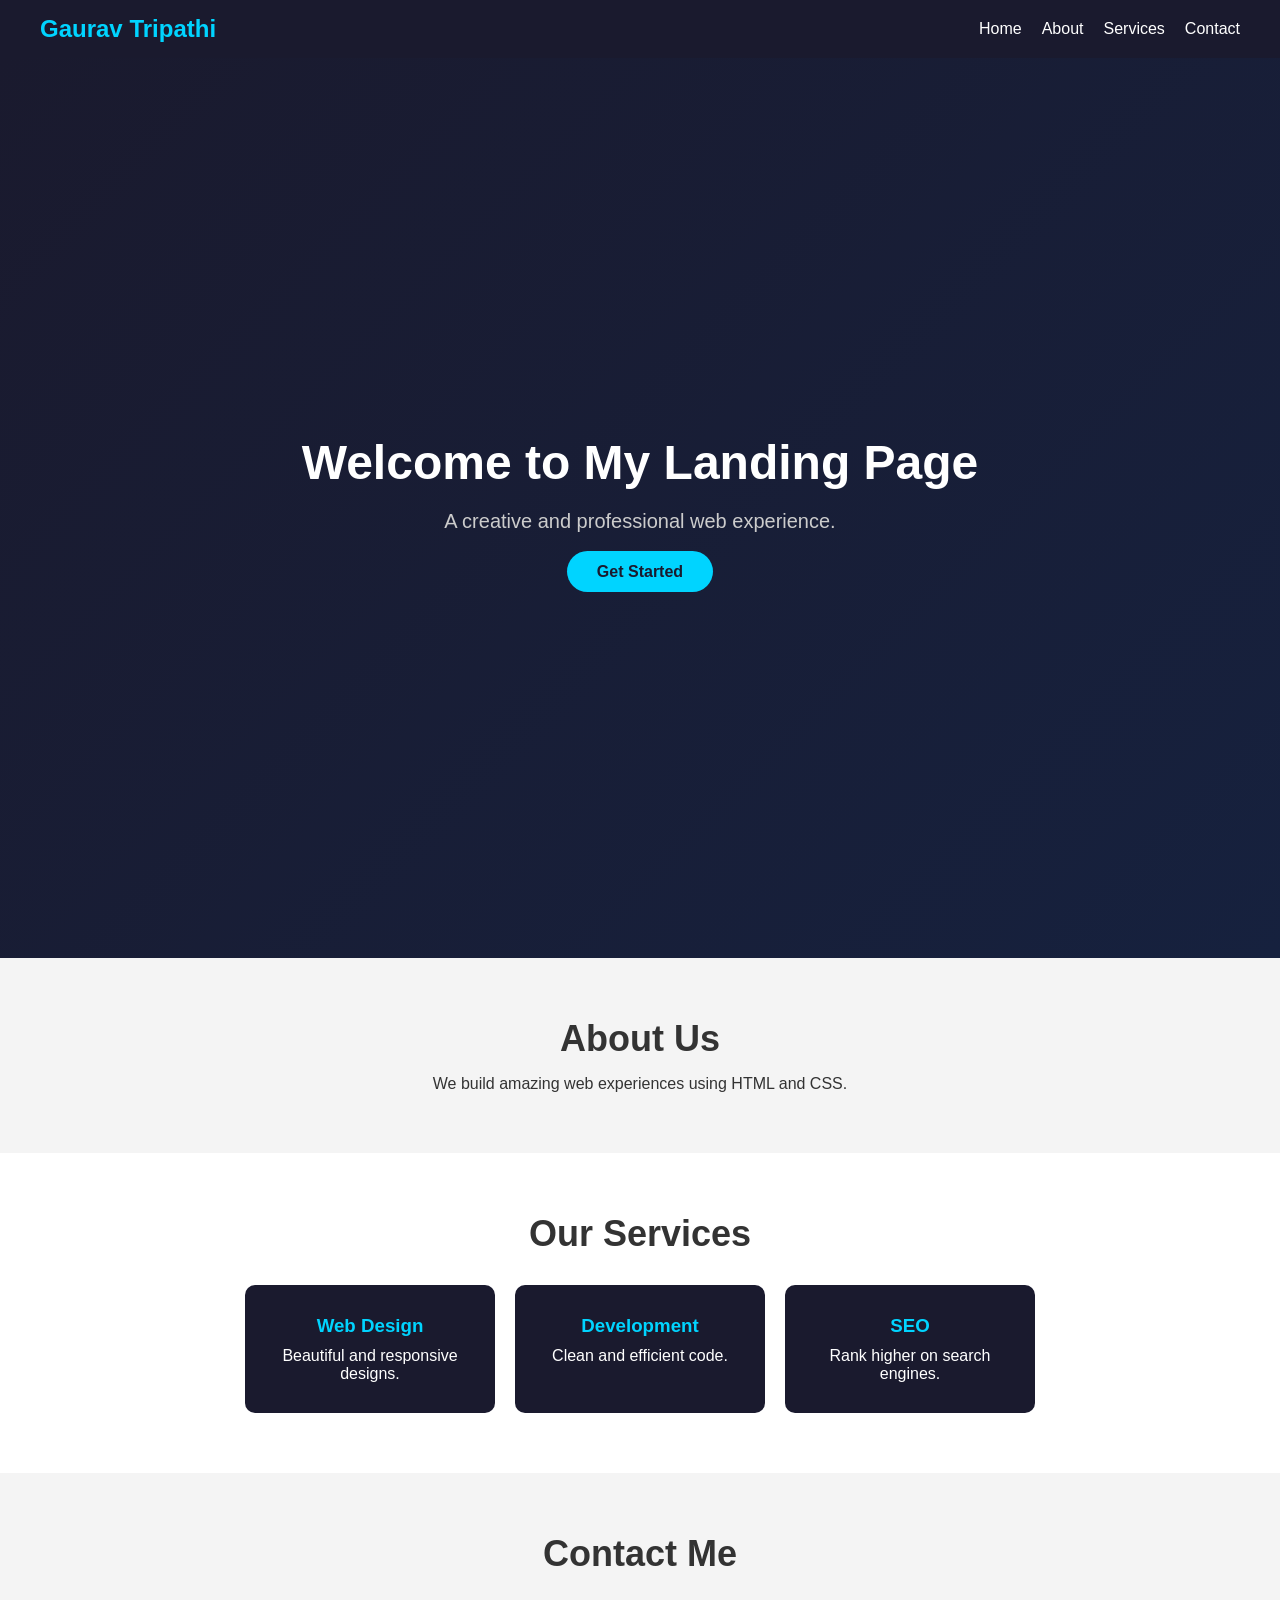
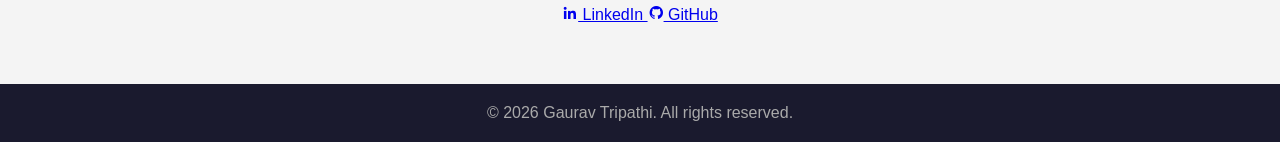
<file: Level1_Task1_LandingPage/index.html>
<!DOCTYPE html>
<html lang="en">
<head>
  <meta charset="UTF-8" />
  <meta name="viewport" content="width=device-width, initial-scale=1.0"/>
  <title>Landing Page</title>
  <link rel="stylesheet" href="style.css" />
  <link href="https://unpkg.com/boxicons@2.1.4/css/boxicons.min.css" rel="stylesheet"/>
</head>
<body>

  <!-- HEADER / NAVBAR -->
  <header>
    <nav>
      <div class="logo">Gaurav Tripathi</div>
      <ul>
        <li><a href="#home">Home</a></li>
        <li><a href="#about">About</a></li>
        <li><a href="#services">Services</a></li>
        <li><a href="#contact">Contact</a></li>
      </ul>
    </nav>
  </header>

  <!-- HERO SECTION -->
  <section id="home" class="hero">
    <div class="hero-content">
      <h1>Welcome to My Landing Page</h1>
      <p>A creative and professional web experience.</p>
      <a href="#about" class="btn">Get Started</a>
    </div>
  </section>

  <!-- ABOUT SECTION -->
  <section id="about" class="about">
    <h2>About Us</h2>
    <p>We build amazing web experiences using HTML and CSS.</p>
  </section>

  <!-- SERVICES SECTION (3 COLUMNS) -->
  <section id="services" class="services">
    <h2>Our Services</h2>
    <div class="columns">
      <div class="box">
        <h3>Web Design</h3>
        <p>Beautiful and responsive designs.</p>
      </div>
      <div class="box">
        <h3>Development</h3>
        <p>Clean and efficient code.</p>
      </div>
      <div class="box">
        <h3>SEO</h3>
        <p>Rank higher on search engines.</p>
      </div>
    </div>
  </section>

  <!-- CONTACT SECTION -->
<section id="contact" class="contact">
  <h2>Contact Me</h2>
  <div class="contact-info">
    <a href="https://www.linkedin.com/in/gaurav-tripathi-48337427a/" target="_blank">
      <i class='bx bxl-linkedin'></i> LinkedIn
    </a>
    <a href="https://github.com/gaurav-o" target="_blank">
      <i class='bx bxl-github'></i> GitHub
    </a>
  </div>
</section>

  <!-- FOOTER -->
  <footer>
    <p>&copy; 2026 Gaurav Tripathi. All rights reserved.</p>
  </footer>

</body>
</html>
</file>
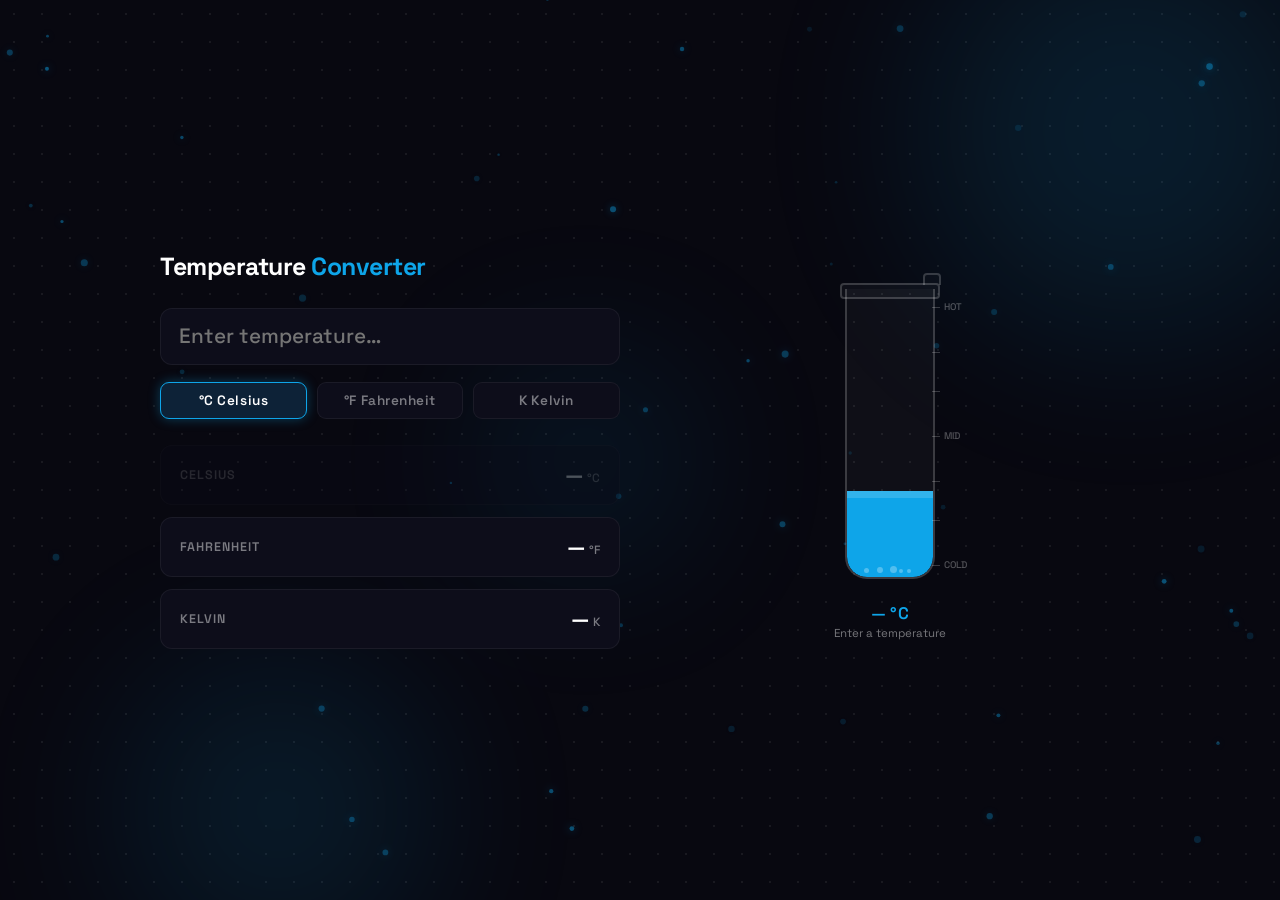
<file: Level1_Task3_TemperatureConverter/index.html>
<!DOCTYPE html>
<html lang="en">
<head>
<meta charset="UTF-8">
<meta name="viewport" content="width=device-width, initial-scale=1.0">
<title>Temperature Converter</title>
<link href="https://fonts.googleapis.com/css2?family=Space+Grotesk:wght@300;400;500;600;700&display=swap" rel="stylesheet">
<style>
  *, *::before, *::after { box-sizing: border-box; margin: 0; padding: 0; }

  :root {
    --accent: #0ea5e9;
    --bg: #080810;
    --card-bg: #0d0d1a;
    --border: rgba(255,255,255,0.06);
    --text: #ffffff;
    --text-muted: rgba(255,255,255,0.45);
  }

  body {
    background: var(--bg);
    color: var(--text);
    font-family: 'Space Grotesk', sans-serif;
    min-height: 100vh;
    display: flex;
    align-items: center;
    justify-content: center;
    padding: 2rem 1.5rem;
    overflow: hidden;
    position: relative;
  }

  /* ── BACKGROUND LAYER 1: Dot grid ── */
  body::before {
    content: '';
    position: fixed;
    inset: 0;
    background-image: radial-gradient(circle, rgba(255,255,255,0.07) 1px, transparent 1px);
    background-size: 28px 28px;
    pointer-events: none;
    z-index: 0;
  }

  /* ── BACKGROUND LAYER 2: Ambient glow blobs ── */
  .bg-glow {
    position: fixed;
    inset: 0;
    pointer-events: none;
    z-index: 0;
    overflow: hidden;
  }
  .glow-blob {
    position: absolute;
    border-radius: 50%;
    filter: blur(90px);
    opacity: var(--blob-op, 0.13);
    transition: background 1.2s ease, transform 1.2s ease;
    animation: blobBreath 5s ease-in-out infinite;
  }
  .glow-blob.b1 {
    width: 420px; height: 420px;
    top: -80px; right: -60px;
    animation-delay: 0s;
  }
  .glow-blob.b2 {
    width: 300px; height: 300px;
    bottom: -60px; left: 10%;
    animation-delay: 1.8s;
  }
  .glow-blob.b3 {
    width: 200px; height: 200px;
    top: 40%; left: 38%;
    animation-delay: 3.2s;
  }
  @keyframes blobBreath {
    0%,100% { transform: scale(1); }
    50%      { transform: scale(1.08); }
  }

  /* ── BACKGROUND LAYER 3: Particles canvas ── */
  #particleCanvas {
    position: fixed;
    inset: 0;
    pointer-events: none;
    z-index: 0;
    opacity: 0.55;
  }

  /* ── Everything else above bg ── */
  .container { position: relative; z-index: 1; }

  .container {
    display: grid;
    grid-template-columns: 1fr 1fr;
    gap: 2.5rem;
    width: 100%;
    max-width: 960px;
    align-items: start;
  }

  /* ── LEFT HALF ── */
  .left { display: flex; flex-direction: column; gap: 1.6rem; }

  h1 { font-size: 1.55rem; font-weight: 700; letter-spacing: -0.02em; }
  h1 span { color: var(--accent); transition: color 0.8s; }

  .input-wrap { position: relative; }
  .input-wrap input {
    width: 100%;
    background: var(--card-bg);
    border: 1px solid var(--border);
    border-radius: 12px;
    padding: 0.9rem 1.1rem;
    color: #fff;
    font-family: inherit;
    font-size: 1.3rem;
    font-weight: 500;
    outline: none;
    transition: border-color 0.3s, box-shadow 0.3s;
  }
  .input-wrap input:focus {
    border-color: var(--accent);
    box-shadow: 0 0 0 3px color-mix(in srgb, var(--accent) 18%, transparent);
  }
  .input-wrap input.error { border-color: #ef4444; }
  .error-msg {
    position: absolute;
    bottom: -1.35rem; left: 4px;
    font-size: 0.72rem; color: #ef4444;
    opacity: 0; transition: opacity 0.2s;
  }
  .error-msg.show { opacity: 1; }

  .unit-toggles { display: flex; gap: 0.6rem; margin-top: 1.1rem; }
  .unit-btn {
    flex: 1; padding: 0.55rem 0;
    border-radius: 9px; border: 1px solid var(--border);
    background: var(--card-bg); color: var(--text-muted);
    font-family: inherit; font-size: 0.85rem; font-weight: 600;
    letter-spacing: 0.04em; cursor: pointer;
    transition: all 0.25s;
  }
  .unit-btn:hover { color: #fff; border-color: rgba(255,255,255,0.15); }
  .unit-btn.active {
    color: #fff; border-color: var(--accent);
    background: color-mix(in srgb, var(--accent) 14%, #0d0d1a);
    box-shadow: 0 0 12px color-mix(in srgb, var(--accent) 35%, transparent);
    animation: glowPulse 2s ease-in-out infinite;
  }
  @keyframes glowPulse {
    0%,100% { box-shadow: 0 0 10px color-mix(in srgb, var(--accent) 30%, transparent); }
    50%      { box-shadow: 0 0 22px color-mix(in srgb, var(--accent) 60%, transparent); }
  }

  .cards { display: flex; flex-direction: column; gap: 0.75rem; }
  .card {
    background: var(--card-bg); border: 1px solid var(--border);
    border-radius: 12px; padding: 1rem 1.2rem;
    display: flex; justify-content: space-between; align-items: center;
    transition: opacity 0.3s, transform 0.3s, border-color 0.5s, box-shadow 0.5s;
  }
  .card.dimmed { opacity: 0.28; pointer-events: none; }
  .card-label {
    font-size: 0.78rem; font-weight: 600;
    letter-spacing: 0.08em; text-transform: uppercase; color: var(--text-muted);
  }
  .card-value {
    font-size: 1.3rem; font-weight: 700; color: #fff;
    font-variant-numeric: tabular-nums;
    transition: opacity 0.25s, transform 0.25s;
  }
  .card.active-card {
    border-color: color-mix(in srgb, var(--accent) 40%, transparent);
    box-shadow: 0 0 14px color-mix(in srgb, var(--accent) 18%, transparent);
  }
  .card-unit { font-size: 0.75rem; color: var(--text-muted); margin-left: 4px; font-weight: 500; }

  /* ── RIGHT HALF ── */
  .right {
    display: flex; flex-direction: column;
    align-items: center; gap: 1.4rem; padding-top: 0.5rem;
  }

  .beaker-wrap { position: relative; display: flex; flex-direction: column; align-items: center; }

  .beaker { position: relative; width: 110px; height: 320px; }

  .beaker-body {
    position: absolute; bottom: 0; left: 50%; transform: translateX(-50%);
    width: 90px; height: 290px;
    border: 2px solid rgba(255,255,255,0.18);
    border-top: none; border-radius: 0 0 22px 22px;
    background: rgba(255,255,255,0.03);
    overflow: hidden; transition: box-shadow 0.8s ease;
  }
  .beaker-top {
    position: absolute; top: 24px; left: 50%; transform: translateX(-50%);
    width: 100px; height: 16px;
    border: 2px solid rgba(255,255,255,0.18); border-radius: 4px;
    background: rgba(255,255,255,0.03);
  }
  .beaker-spout {
    position: absolute; top: 14px; right: 4px;
    width: 18px; height: 12px;
    border: 2px solid rgba(255,255,255,0.18);
    border-bottom: none; border-radius: 4px 4px 0 0;
    background: rgba(255,255,255,0.02);
  }

  .liquid {
    position: absolute; bottom: 0; left: 0; right: 0;
    height: 30%; background: var(--accent);
    transition: height 0.8s ease, background-color 0.8s ease, box-shadow 0.8s ease;
    border-radius: 0 0 20px 20px; overflow: hidden;
  }
  .wave {
    position: absolute; top: -8px; left: -20%;
    width: 140%; height: 18px; background: inherit;
    border-radius: 50% 50% 0 0 / 100% 100% 0 0;
    animation: wave 2.4s linear infinite;
  }
  .wave2 {
    position: absolute; top: -5px; left: -20%;
    width: 140%; height: 12px;
    background: rgba(255,255,255,0.15);
    border-radius: 50% 50% 0 0 / 100% 100% 0 0;
    animation: wave 1.8s linear infinite reverse;
  }
  @keyframes wave {
    0%   { transform: translateX(0); }
    100% { transform: translateX(14%); }
  }
  .bubble {
    position: absolute; border-radius: 50%;
    background: rgba(255,255,255,0.28);
    animation: rise linear infinite;
  }
  @keyframes rise {
    0%   { transform: translateY(0) scale(1); opacity: 0.7; }
    80%  { opacity: 0.5; }
    100% { transform: translateY(-260px) scale(0.5); opacity: 0; }
  }

  .scale-marks {
    position: absolute; right: -22px; bottom: 8px;
    height: 270px; display: flex; flex-direction: column;
    justify-content: space-between; pointer-events: none;
  }
  .scale-mark { display: flex; align-items: center; gap: 4px; }
  .scale-mark::before { content: ''; width: 8px; height: 1px; background: rgba(255,255,255,0.2); display: block; }
  .scale-mark span { font-size: 0.6rem; color: rgba(255,255,255,0.3); font-weight: 500; }

  .temp-label {
    font-size: 1.05rem; font-weight: 600;
    color: var(--accent); transition: color 0.8s; letter-spacing: 0.02em;
  }
  .temp-sublabel { font-size: 0.72rem; color: var(--text-muted); text-align: center; margin-top: 2px; }

  @media (max-width: 660px) {
    .container { grid-template-columns: 1fr; gap: 2.5rem; }
    .right { padding-top: 0; }
  }
</style>
</head>
<body>

<div class="bg-glow">
  <div class="glow-blob b1" id="blob1"></div>
  <div class="glow-blob b2" id="blob2"></div>
  <div class="glow-blob b3" id="blob3"></div>
</div>
<canvas id="particleCanvas"></canvas>

<div class="container">
  <div class="left">
    <h1>Temperature <span id="accentTitle">Converter</span></h1>
    <div>
      <div class="input-wrap">
        <input type="text" id="tempInput" placeholder="Enter temperature…" autocomplete="off" />
        <span class="error-msg" id="errMsg">Only numbers allowed</span>
      </div>
      <div class="unit-toggles">
        <button class="unit-btn active" data-unit="C">°C Celsius</button>
        <button class="unit-btn" data-unit="F">°F Fahrenheit</button>
        <button class="unit-btn" data-unit="K">K Kelvin</button>
      </div>
    </div>
    <div class="cards">
      <div class="card" id="card-C">
        <span class="card-label">Celsius</span>
        <span class="card-value" id="val-C">—<span class="card-unit">°C</span></span>
      </div>
      <div class="card" id="card-F">
        <span class="card-label">Fahrenheit</span>
        <span class="card-value" id="val-F">—<span class="card-unit">°F</span></span>
      </div>
      <div class="card" id="card-K">
        <span class="card-label">Kelvin</span>
        <span class="card-value" id="val-K">—<span class="card-unit">K</span></span>
      </div>
    </div>
  </div>

  <div class="right">
    <div class="beaker-wrap">
      <div class="beaker-spout"></div>
      <div class="beaker-top"></div>
      <div class="beaker" id="beaker">
        <div class="beaker-body" id="beakerBody">
          <div class="liquid" id="liquid"></div>
        </div>
        <div class="scale-marks">
          <div class="scale-mark"><span>HOT</span></div>
          <div class="scale-mark"><span></span></div>
          <div class="scale-mark"><span></span></div>
          <div class="scale-mark"><span>MID</span></div>
          <div class="scale-mark"><span></span></div>
          <div class="scale-mark"><span></span></div>
          <div class="scale-mark"><span>COLD</span></div>
        </div>
      </div>
    </div>
    <div style="text-align:center;">
      <div class="temp-label" id="tempLabel">— °C</div>
      <div class="temp-sublabel" id="tempDesc">Enter a temperature</div>
    </div>
  </div>
</div>

<script>
  const input     = document.getElementById('tempInput');
  const errMsg    = document.getElementById('errMsg');
  const liquid    = document.getElementById('liquid');
  const beakerBody= document.getElementById('beakerBody');
  const tempLabel = document.getElementById('tempLabel');
  const tempDesc  = document.getElementById('tempDesc');
  const unitBtns  = document.querySelectorAll('.unit-btn');
  const cards     = { C: document.getElementById('card-C'), F: document.getElementById('card-F'), K: document.getElementById('card-K') };
  const vals      = { C: document.getElementById('val-C'), F: document.getElementById('val-F'), K: document.getElementById('val-K') };
  const blob1     = document.getElementById('blob1');
  const blob2     = document.getElementById('blob2');
  const blob3     = document.getElementById('blob3');
  const canvas    = document.getElementById('particleCanvas');
  const ctx       = canvas.getContext('2d');

  let activeUnit    = 'C';
  let currentCelsius = null;
  let accentHex     = '#0ea5e9';

  // Waves & Bubbles
  const wave1 = document.createElement('div'); wave1.className = 'wave'; liquid.appendChild(wave1);
  const wave2 = document.createElement('div'); wave2.className = 'wave2'; liquid.appendChild(wave2);
  const bubbleData = [
    { size:5, left:20, dur:3.8, delay:0   },
    { size:7, left:50, dur:5.2, delay:1.1 },
    { size:4, left:70, dur:4.5, delay:2.3 },
    { size:6, left:35, dur:6.0, delay:0.7 },
    { size:4, left:60, dur:3.4, delay:3.1 },
  ];
  bubbleData.forEach(b => {
    const el = document.createElement('div'); el.className = 'bubble';
    el.style.cssText = `width:${b.size}px;height:${b.size}px;left:${b.left}%;bottom:5%;animation-duration:${b.dur}s;animation-delay:-${b.delay}s;`;
    liquid.appendChild(el);
  });

  unitBtns.forEach(btn => {
    btn.addEventListener('click', () => {
      unitBtns.forEach(b => b.classList.remove('active'));
      btn.classList.add('active');
      activeUnit = btn.dataset.unit;
      updateCards();
      syncInputToUnit();
    });
  });

  function syncInputToUnit() {
    if (currentCelsius === null) return;
    input.value = fmt(fromCelsius(currentCelsius, activeUnit));
  }

  input.addEventListener('input', () => {
    const raw = input.value.trim();
    if (raw === '' || raw === '-') {
      errMsg.classList.remove('show'); input.classList.remove('error');
      currentCelsius = null; resetDisplay(); return;
    }
    if (!/^-?\d*\.?\d*$/.test(raw)) {
      errMsg.classList.add('show'); input.classList.add('error'); return;
    }
    errMsg.classList.remove('show'); input.classList.remove('error');
    const num = parseFloat(raw);
    if (isNaN(num)) return;
    currentCelsius = toCelsius(num, activeUnit);
    updateAll();
  });

  function toCelsius(v, u)   { return u==='C'?v : u==='F'?(v-32)*5/9 : v-273.15; }
  function fromCelsius(c, u) { return u==='C'?c : u==='F'?c*9/5+32 : c+273.15; }
  function fmt(n)            { return Number.isInteger(n)?n.toString():n.toFixed(2); }

  function getColor(c) {
    if (c < 0)  return '#0ea5e9';
    if (c < 15) return '#06b6d4';
    if (c < 30) return '#f5c518';
    if (c < 45) return '#f97316';
    return '#ef4444';
  }
  function getDesc(c) {
    if (c < 0)  return 'Freezing cold ❄️';
    if (c < 15) return 'Cool & crisp 🌊';
    if (c < 30) return 'Warm & pleasant ☀️';
    if (c < 45) return 'Hot 🔥';
    return 'Extreme heat 🌋';
  }
  function getFill(c) {
    const min=-50, max=120;
    return 5 + ((Math.max(min,Math.min(max,c))-min)/(max-min))*90;
  }

  function hexToRgb(hex) {
    if (!hex || hex.charAt(0) !== '#') return {r: 14, g: 165, b: 233};
    const r = parseInt(hex.slice(1,3),16);
    const g = parseInt(hex.slice(3,5),16);
    const b = parseInt(hex.slice(5,7),16);
    return {r, g, b};
  }

  function updateAll() {
    const c = currentCelsius;
    const color = getColor(c);
    accentHex = color;
    document.documentElement.style.setProperty('--accent', color);

    liquid.style.height = getFill(c) + '%';
    liquid.style.backgroundColor = color;
    liquid.style.boxShadow = `0 0 18px ${color}88`;
    beakerBody.style.boxShadow = `0 0 28px ${color}50, inset 0 0 12px ${color}22`;

    tempLabel.textContent = fmt(fromCelsius(c,'C')) + ' °C';
    tempLabel.style.color = color;
    tempDesc.textContent = getDesc(c);

    updateBlobs(color);
    updateCards();
  }

  function updateBlobs(color) {
    const {r,g,b} = hexToRgb(color);
    const col = `rgba(${r},${g},${b},1)`;
    blob1.style.background = col;
    blob2.style.background = col;
    blob3.style.background = col;
  }

  function updateCards() {
    const c = currentCelsius;
    ['C','F','K'].forEach(u => {
      const card = cards[u]; const valEl = vals[u];
      const unitSpan = valEl.querySelector('.card-unit');
      card.classList.toggle('dimmed', u === activeUnit);
      card.classList.toggle('active-card', u !== activeUnit && c !== null);
      if (c !== null) {
        const v = fromCelsius(c, u);
        const uStr = u==='C'?'°C': u==='F'?'°F':'K';
        valEl.style.opacity = '0'; valEl.style.transform = 'translateY(-4px)';
        setTimeout(() => {
          valEl.childNodes[0].textContent = fmt(v);
          if (unitSpan) unitSpan.textContent = uStr;
          valEl.style.opacity = '1'; valEl.style.transform = 'translateY(0)';
        }, 80);
      } else {
        valEl.childNodes[0].textContent = '—';
      }
    });
  }

  function resetDisplay() {
    ['C','F','K'].forEach(u => {
      cards[u].classList.remove('dimmed','active-card');
      vals[u].childNodes[0].textContent = '—';
    });
    cards[activeUnit].classList.add('dimmed');
    liquid.style.height = '30%'; liquid.style.backgroundColor = '#0ea5e9'; liquid.style.boxShadow = '';
    beakerBody.style.boxShadow = '';
    document.documentElement.style.setProperty('--accent','#0ea5e9');
    tempLabel.textContent = '— °C'; tempLabel.style.color = '#0ea5e9'; tempDesc.textContent = 'Enter a temperature';
    accentHex = '#0ea5e9'; updateBlobs('#0ea5e9');
  }

  // Particle Canvas System
  const PARTICLE_COUNT = 55; let particles = [];
  function resizeCanvas() { canvas.width = window.innerWidth; canvas.height = window.innerHeight; }
  resizeCanvas(); window.addEventListener('resize', resizeCanvas);

  function randomParticle(forceBottom) {
  return {
    x:     Math.random() * window.innerWidth,
    y:     forceBottom ? window.innerHeight + Math.random()*80 : Math.random() * window.innerHeight,
    size:  Math.random() * 2.5 + 1.2,     // Size bada kiya (was 0.4 - 2.0)
    speed: Math.random() * 0.45 + 0.15,    // Speed thodi badhai
    drift: (Math.random() - 0.5) * 0.3,
    alpha: Math.random() * 0.55 + 0.35,    // Base opacity badhai (was 0.08 - 0.53)
    pulse: Math.random() * Math.PI * 2,
  };
}
  for (let i = 0; i < PARTICLE_COUNT; i++) particles.push(randomParticle(false));

  function drawParticles() {
  ctx.clearRect(0, 0, canvas.width, canvas.height);
  const {r,g,b} = hexToRgb(accentHex);

  particles.forEach(p => {
    const pAlpha = p.alpha * (0.75 + 0.25 * Math.sin(p.pulse));
    ctx.beginPath();
    ctx.arc(p.x, p.y, p.size, 0, Math.PI * 2);
    
    // Glow effect (Neon effect ke liye)
    ctx.shadowBlur = 8;
    ctx.shadowColor = `rgba(${r},${g},${b},${pAlpha})`;
    
    ctx.fillStyle = `rgba(${r},${g},${b},${pAlpha})`;
    ctx.fill();

    p.y     -= p.speed;
    p.x     += p.drift;
    p.pulse += 0.025; // Pulse transition thoda fast kiya

    if (p.y < -10) {
      Object.assign(p, randomParticle(true));
    }
  });

  // Shadow reset taaki performace drop na ho
  ctx.shadowBlur = 0;

  requestAnimationFrame(drawParticles);
}
  drawParticles();

  cards[activeUnit].classList.add('dimmed');
  updateBlobs('#0ea5e9');
</script>
</body>
</html>
</file>
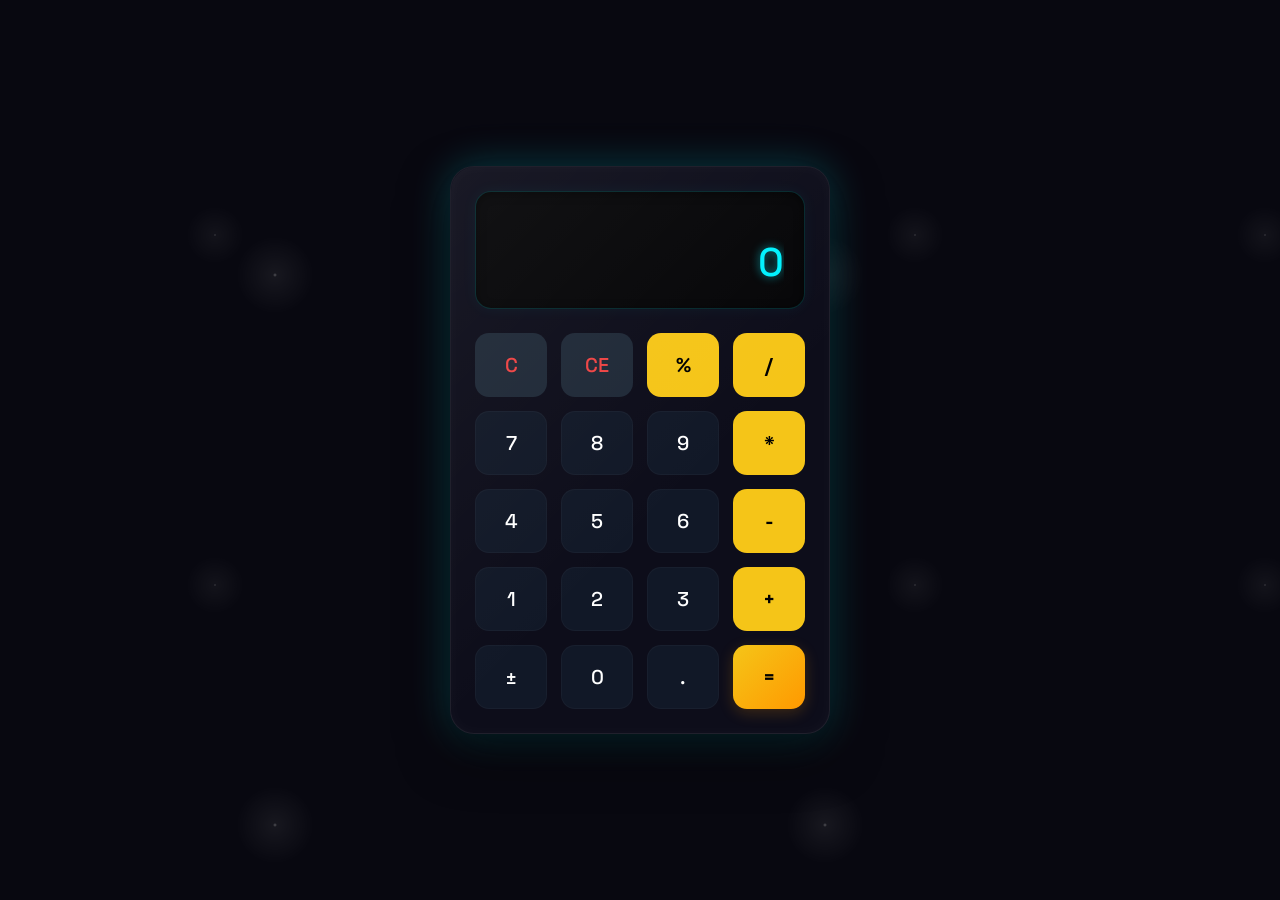
<file: Level2_Task1_Calculator/index.html>
<!DOCTYPE html>
<html lang="en">
<head>
    <meta charset="UTF-8">
    <meta name="viewport" content="width=device-width, initial-scale=1.0">
    <title>HoloCalc // Quantum Interface</title>
    <link rel="preconnect" href="https://fonts.googleapis.com">
    <link rel="preconnect" href="https://fonts.gstatic.com" crossorigin>
    <link href="https://fonts.googleapis.com/css2?family=Space+Grotesk:wght@400;500;700&display=swap" rel="stylesheet">
    <link rel="stylesheet" href="style.css">
</head>
<body>
    <div class="stars"></div>
    
    <div class="calculator" id="calcCard">
        <div class="holo-glare"></div>
        
        <div class="display">
            <div class="history" id="history"></div>
            <div class="current" id="current">0</div>
        </div>
        
        <div class="buttons-grid">
            <button class="btn btn-clear" data-action="clear-all">C</button>
            <button class="btn btn-clear" data-action="clear-entry">CE</button>
            <button class="btn btn-operator" data-action="percent">%</button>
            <button class="btn btn-operator" data-action="divide">/</button>
            
            <button class="btn btn-num" data-val="7">7</button>
            <button class="btn btn-num" data-val="8">8</button>
            <button class="btn btn-num" data-val="9">9</button>
            <button class="btn btn-operator" data-action="multiply">*</button>
            
            <button class="btn btn-num" data-val="4">4</button>
            <button class="btn btn-num" data-val="5">5</button>
            <button class="btn btn-num" data-val="6">6</button>
            <button class="btn btn-operator" data-action="subtract">-</button>
            
            <button class="btn btn-num" data-val="1">1</button>
            <button class="btn btn-num" data-val="2">2</button>
            <button class="btn btn-num" data-val="3">3</button>
            <button class="btn btn-operator" data-action="add">+</button>
            
            <button class="btn btn-num" data-action="toggle-sign">±</button>
            <button class="btn btn-num" data-val="0">0</button>
            <button class="btn btn-num" data-val=".">.</button>
            <button class="btn btn-equals" data-action="calculate">=</button>
        </div>
    </div>

    <script src="script.js"></script>
</body>
</html>
</file>
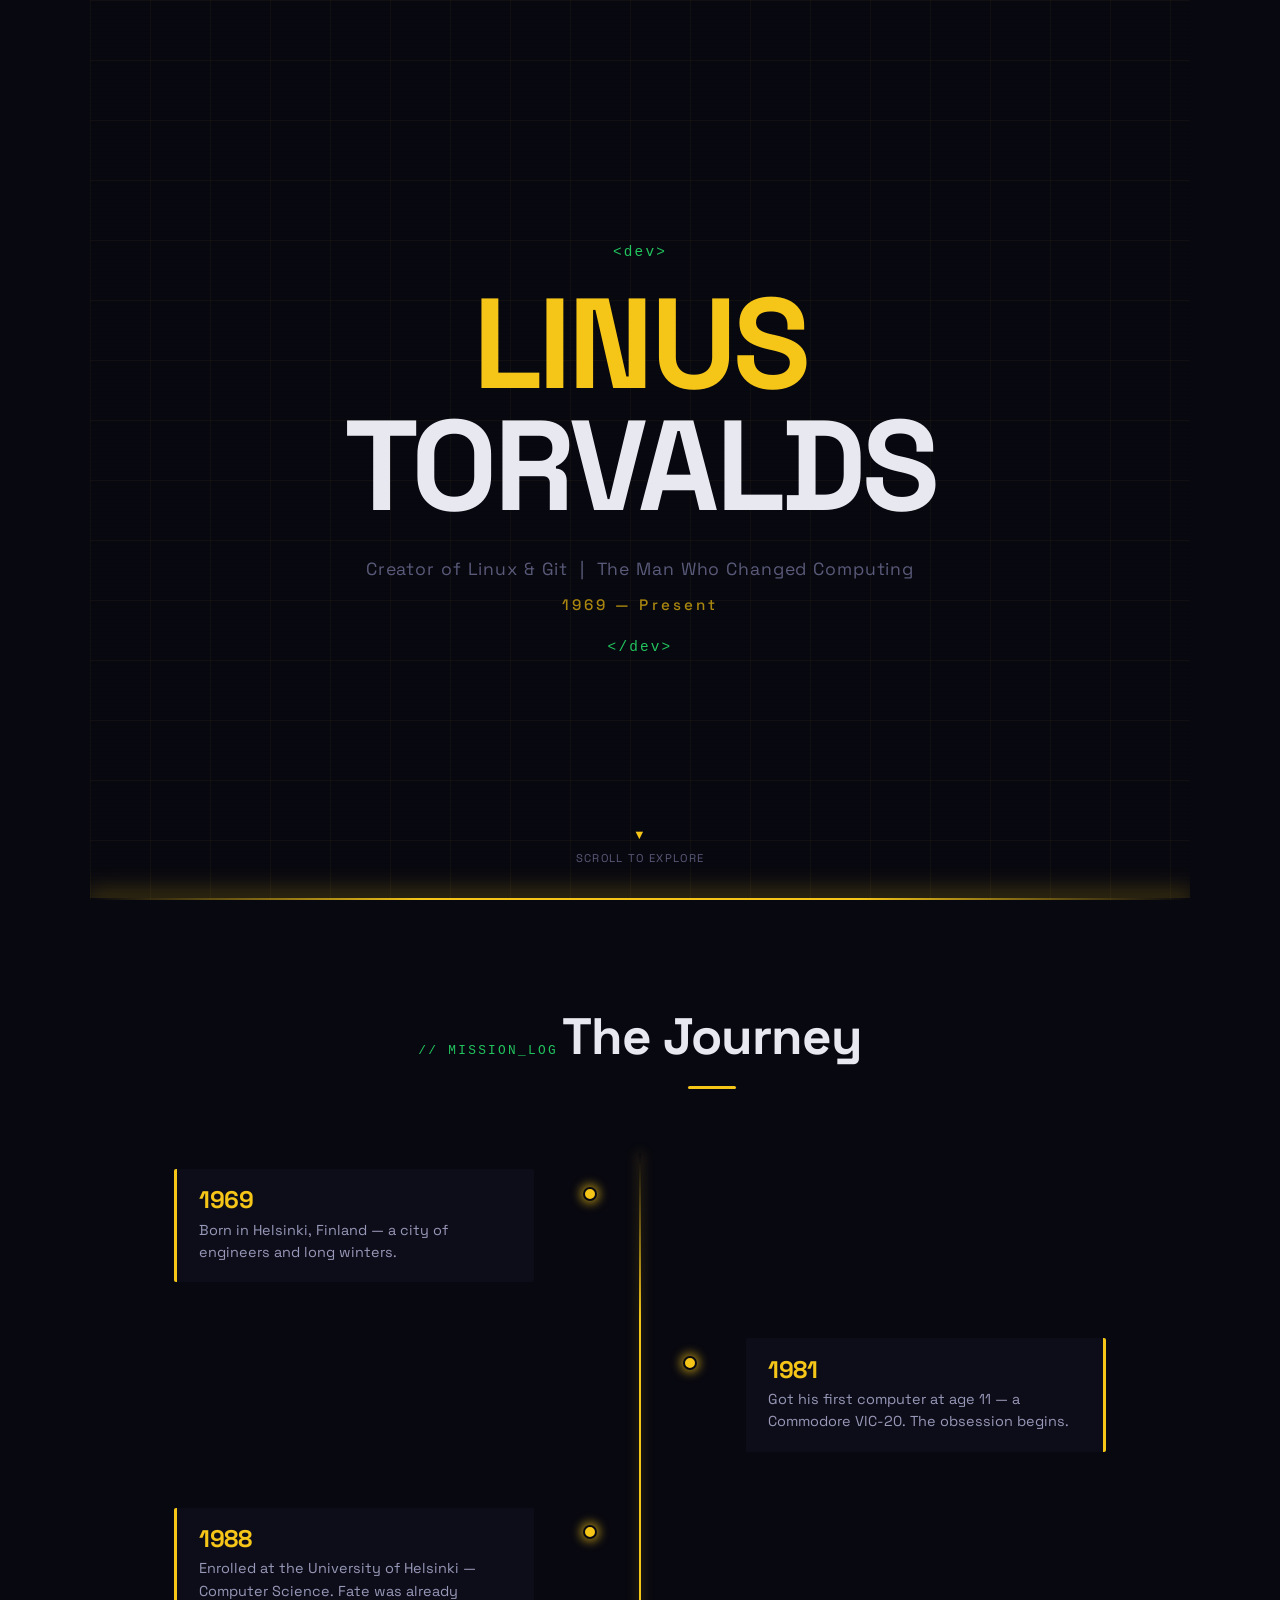
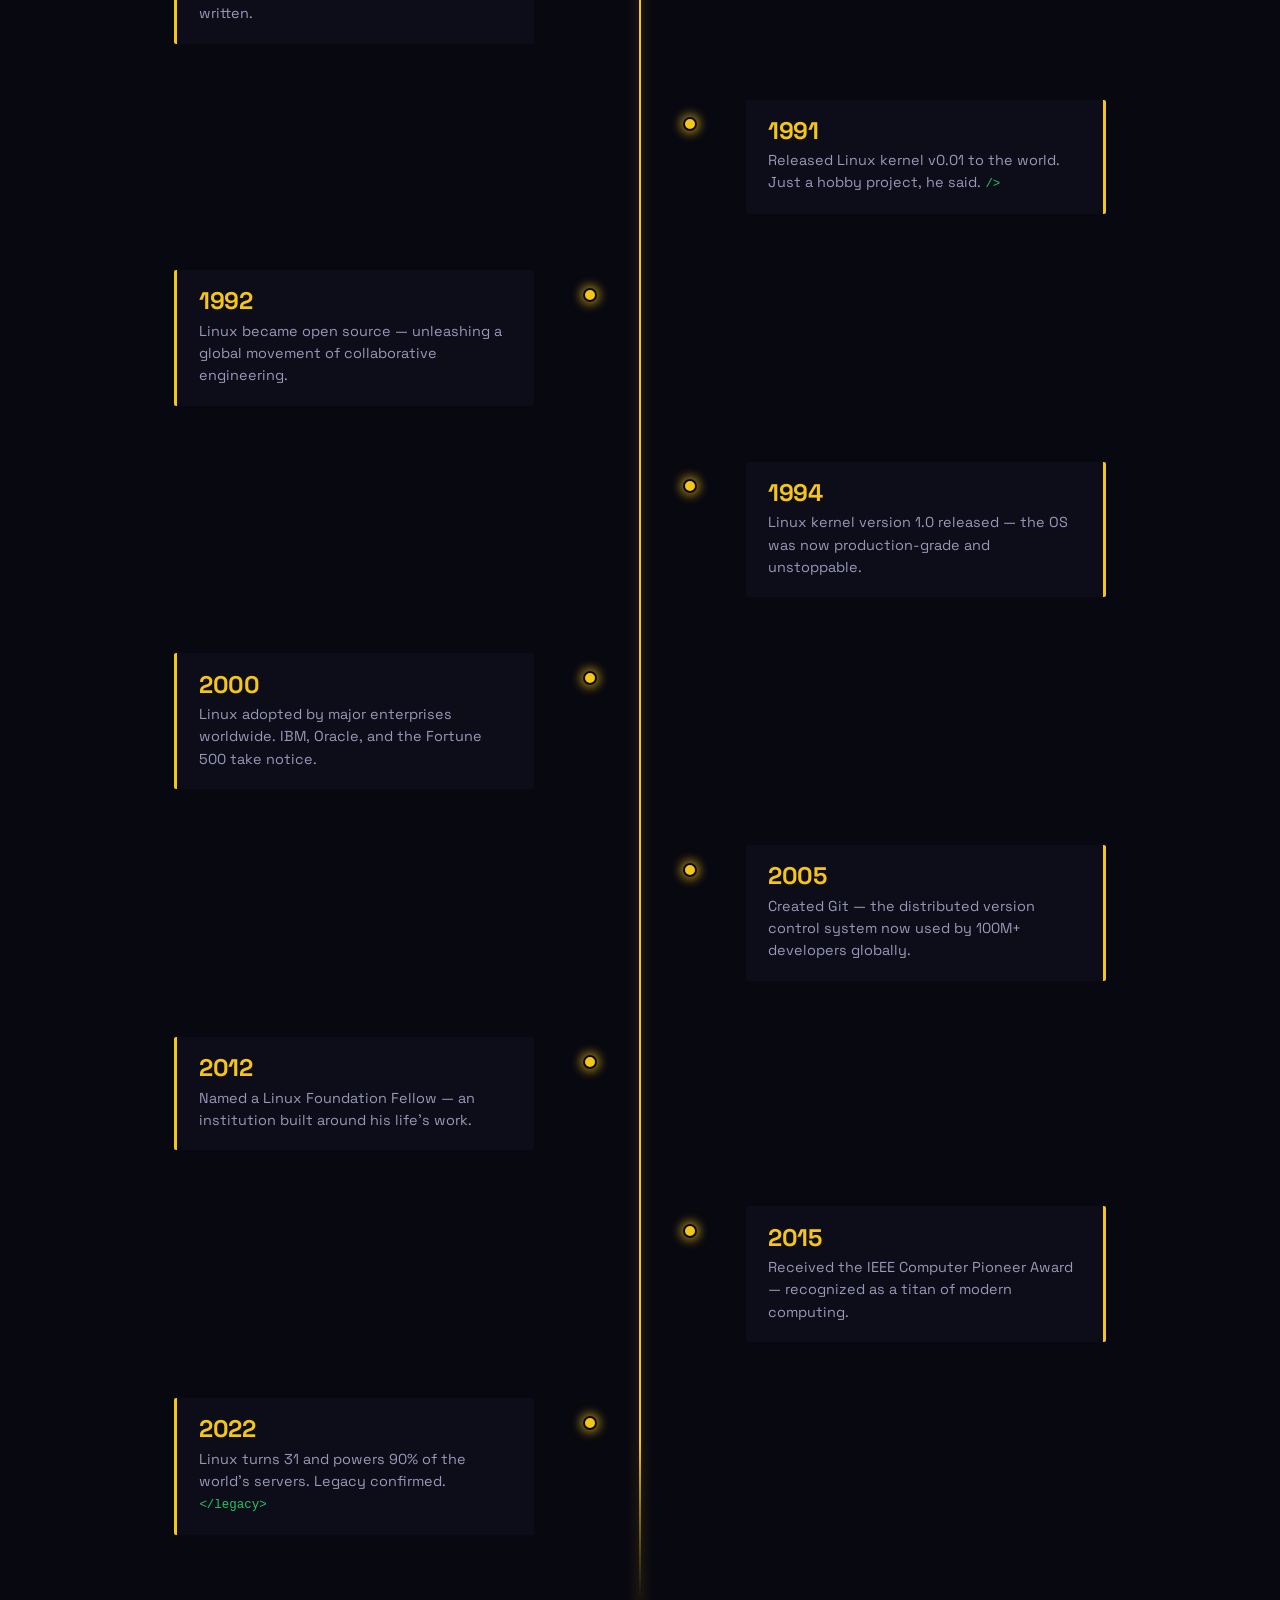
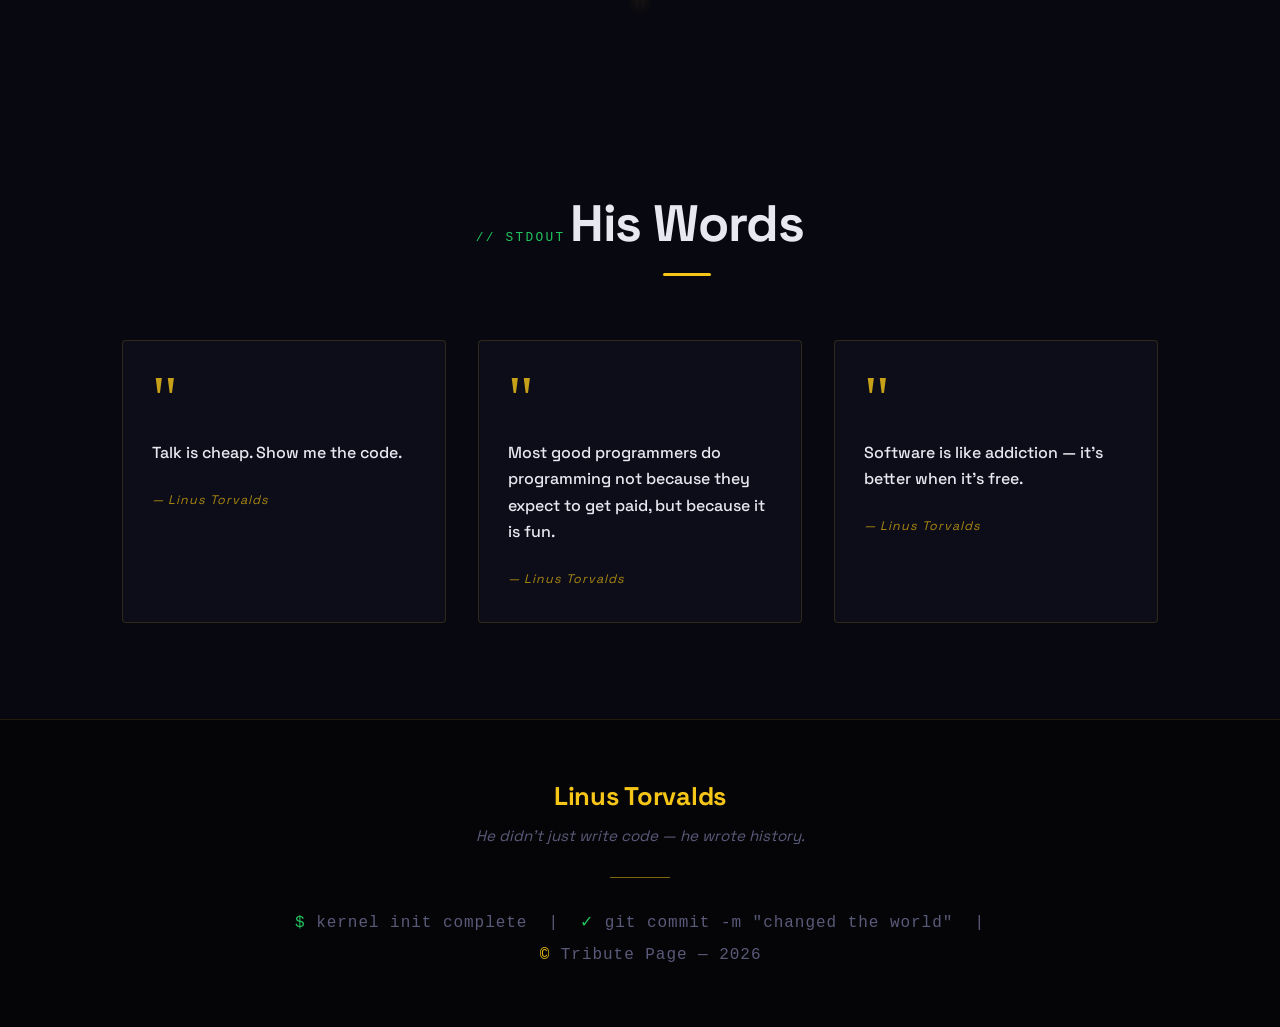
<file: Level2_Task2_TributePage/index.html>
<!DOCTYPE html>
<html lang="en">
<head>
  <meta charset="UTF-8" />
  <meta name="viewport" content="width=device-width, initial-scale=1.0" />
  <title>Linus Torvalds — Legacy Log</title>
  <link rel="stylesheet" href="style.css" />
  <link href="https://fonts.googleapis.com/css2?family=Space+Grotesk:wght@300;400;500;600;700&display=swap" rel="stylesheet" />
</head>
<body>

  <!-- ░░ HERO ░░ -->
  <section id="hero">
    <div class="hero-bg-grid"></div>
    <div class="scanline"></div>

    <div class="hero-inner">
      <p class="hero-tag">&lt;dev&gt;</p>
      <h1 class="hero-name">Linus<br />Torvalds</h1>
      <p class="hero-subtitle">Creator of Linux &amp; Git &nbsp;|&nbsp; The Man Who Changed Computing</p>
      <p class="hero-years">1969 &mdash; Present</p>
      <p class="hero-tag close-tag">&lt;/dev&gt;</p>
    </div>

    <div class="hero-glow-bar"></div>
    <div class="scroll-hint">
      <span class="scroll-arrow">&#x25BC;</span>
      <span>scroll to explore</span>
    </div>
  </section>

  <!-- ░░ TIMELINE ░░ -->
  <section id="timeline">
    <div class="section-header">
      <span class="section-tag">// MISSION_LOG</span>
      <h2 class="section-title">The Journey</h2>
    </div>

    <div class="timeline-track">
      <div class="timeline-line"></div>

      <div class="timeline-entry left" data-reveal>
        <div class="timeline-dot"></div>
        <div class="timeline-card">
          <span class="t-year">1969</span>
          <p class="t-event">Born in Helsinki, Finland — a city of engineers and long winters.</p>
        </div>
      </div>

      <div class="timeline-entry right" data-reveal>
        <div class="timeline-dot"></div>
        <div class="timeline-card">
          <span class="t-year">1981</span>
          <p class="t-event">Got his first computer at age 11 — a Commodore VIC-20. The obsession begins.</p>
        </div>
      </div>

      <div class="timeline-entry left" data-reveal>
        <div class="timeline-dot"></div>
        <div class="timeline-card">
          <span class="t-year">1988</span>
          <p class="t-event">Enrolled at the University of Helsinki — Computer Science. Fate was already written.</p>
        </div>
      </div>

      <div class="timeline-entry right" data-reveal>
        <div class="timeline-dot"></div>
        <div class="timeline-card">
          <span class="t-year">1991</span>
          <p class="t-event">Released Linux kernel v0.01 to the world. Just a hobby project, he said. <span class="accent-tag">/&gt;</span></p>
        </div>
      </div>

      <div class="timeline-entry left" data-reveal>
        <div class="timeline-dot"></div>
        <div class="timeline-card">
          <span class="t-year">1992</span>
          <p class="t-event">Linux became open source — unleashing a global movement of collaborative engineering.</p>
        </div>
      </div>

      <div class="timeline-entry right" data-reveal>
        <div class="timeline-dot"></div>
        <div class="timeline-card">
          <span class="t-year">1994</span>
          <p class="t-event">Linux kernel version 1.0 released — the OS was now production-grade and unstoppable.</p>
        </div>
      </div>

      <div class="timeline-entry left" data-reveal>
        <div class="timeline-dot"></div>
        <div class="timeline-card">
          <span class="t-year">2000</span>
          <p class="t-event">Linux adopted by major enterprises worldwide. IBM, Oracle, and the Fortune 500 take notice.</p>
        </div>
      </div>

      <div class="timeline-entry right" data-reveal>
        <div class="timeline-dot"></div>
        <div class="timeline-card">
          <span class="t-year">2005</span>
          <p class="t-event">Created Git — the distributed version control system now used by 100M+ developers globally.</p>
        </div>
      </div>

      <div class="timeline-entry left" data-reveal>
        <div class="timeline-dot"></div>
        <div class="timeline-card">
          <span class="t-year">2012</span>
          <p class="t-event">Named a Linux Foundation Fellow — an institution built around his life's work.</p>
        </div>
      </div>

      <div class="timeline-entry right" data-reveal>
        <div class="timeline-dot"></div>
        <div class="timeline-card">
          <span class="t-year">2015</span>
          <p class="t-event">Received the IEEE Computer Pioneer Award — recognized as a titan of modern computing.</p>
        </div>
      </div>

      <div class="timeline-entry left" data-reveal>
        <div class="timeline-dot"></div>
        <div class="timeline-card">
          <span class="t-year">2022</span>
          <p class="t-event">Linux turns 31 and powers 90% of the world's servers. Legacy confirmed. <span class="accent-tag">&lt;/legacy&gt;</span></p>
        </div>
      </div>

    </div>
  </section>

  <!-- ░░ QUOTES ░░ -->
  <section id="quotes">
    <div class="section-header">
      <span class="section-tag">// STDOUT</span>
      <h2 class="section-title">His Words</h2>
    </div>

    <div class="quotes-grid">

      <div class="quote-card" data-reveal-fade>
        <span class="quote-mark">"</span>
        <p class="quote-text">Talk is cheap. Show me the code.</p>
        <span class="quote-attr">— Linus Torvalds</span>
      </div>

      <div class="quote-card" data-reveal-fade>
        <span class="quote-mark">"</span>
        <p class="quote-text">Most good programmers do programming not because they expect to get paid, but because it is fun.</p>
        <span class="quote-attr">— Linus Torvalds</span>
      </div>

      <div class="quote-card" data-reveal-fade>
        <span class="quote-mark">"</span>
        <p class="quote-text">Software is like addiction — it's better when it's free.</p>
        <span class="quote-attr">— Linus Torvalds</span>
      </div>

    </div>
  </section>

  <!-- ░░ FOOTER ░░ -->
  <footer id="footer">
    <div class="footer-inner">
      <p class="footer-name">Linus Torvalds</p>
      <p class="footer-tagline">He didn't just write code — he wrote history.</p>
      <div class="footer-divider"></div>
      <p class="footer-meta">
        <span class="green">$</span> kernel init complete &nbsp;|&nbsp;
        <span class="green">✓</span> git commit -m "changed the world" &nbsp;|&nbsp;
        <span class="gold">©</span> Tribute Page — 2026
      </p>
    </div>
  </footer>

  <script src="script.js"></script>
</body>
</html>
</file>
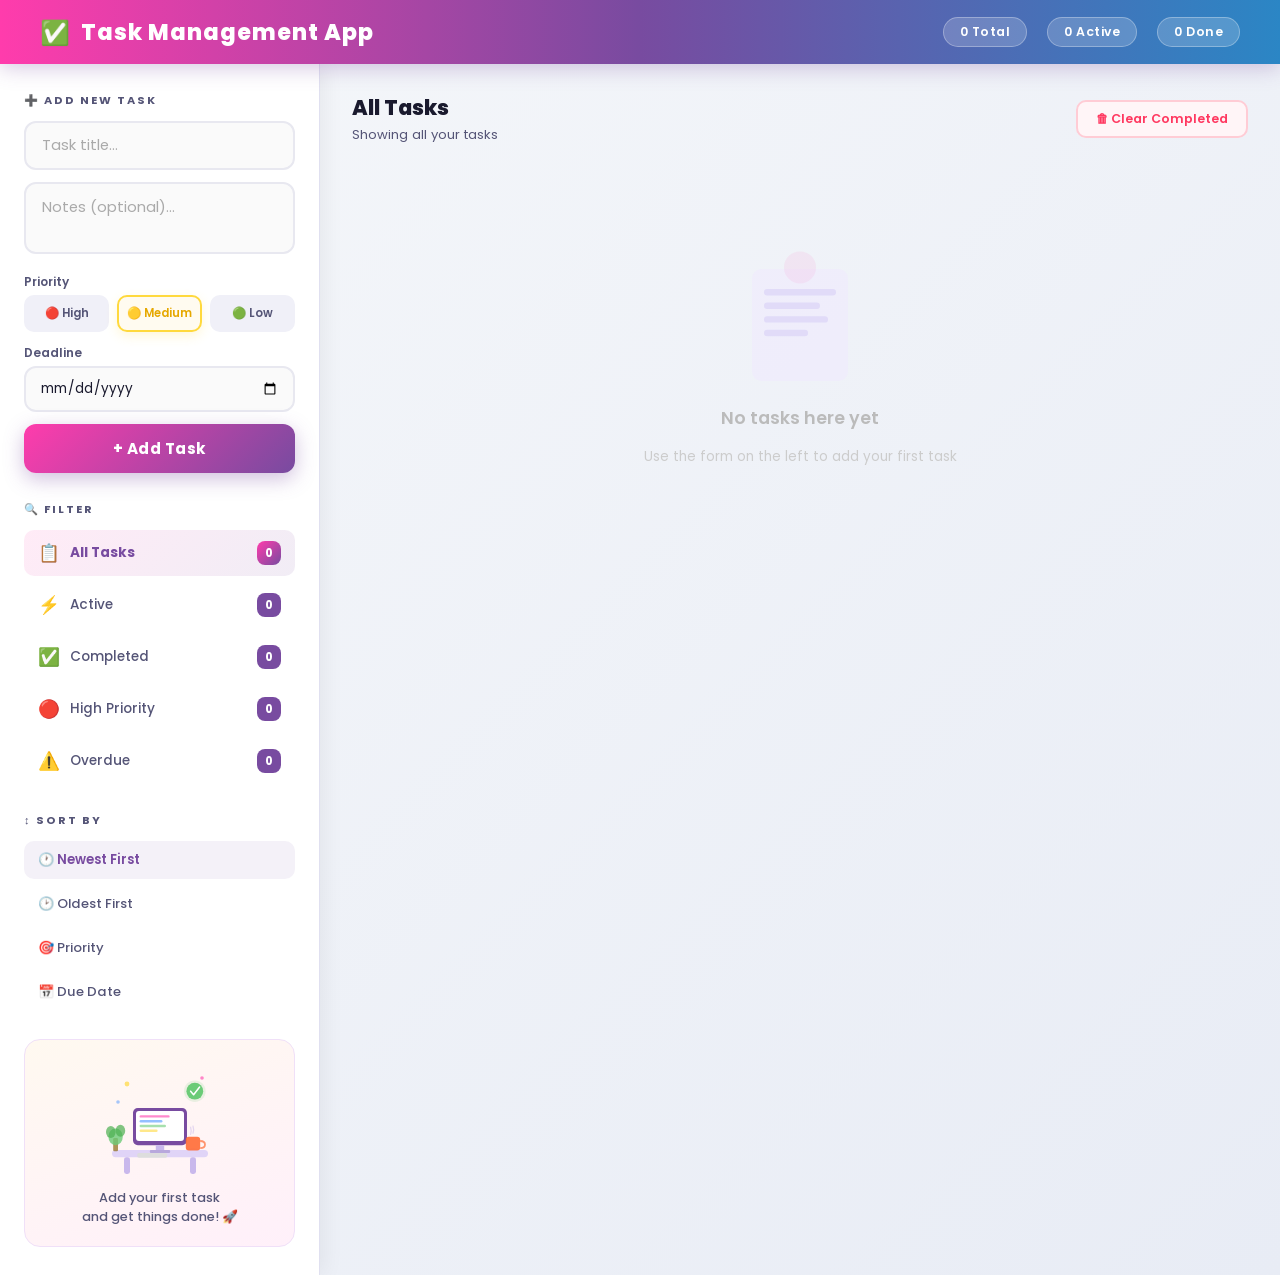
<file: Level2_Task3_ToDoApp/index.html>
<!DOCTYPE html>
<html lang="en">
<head>
  <meta charset="UTF-8"/>
  <meta name="viewport" content="width=device-width, initial-scale=1.0"/>
  <title>Task Management App</title>
  <link href="https://fonts.googleapis.com/css2?family=Poppins:wght@400;500;600;700;800&display=swap" rel="stylesheet"/>
  <style>
    *, *::before, *::after { margin:0; padding:0; box-sizing:border-box; }

    :root {
      --pink:   #FF3CAC;
      --purple: #784BA0;
      --blue:   #2B86C5;
      --orange: #FF6B35;
      --yellow: #FFD93D;
      --green:  #6BCB77;
      --cyan:   #4D96FF;
      --text:   #1a1a2e;
      --muted:  #555577;
      --card:   #ffffff;
      --ease:   cubic-bezier(0.4,0,0.2,1);
    }

    html { scroll-behavior:smooth; }

    body {
      font-family: 'Poppins', sans-serif;
      min-height: 100vh;
      background: linear-gradient(135deg, #f5f7fa 0%, #e8ecf5 100%);
      color: var(--text);
      overflow-x: hidden;
    }

    /* ── TOP BAR ── */
    .topbar {
      background: linear-gradient(90deg, #FF3CAC, #784BA0, #2B86C5);
      padding: 0 40px;
      height: 64px;
      display: flex;
      align-items: center;
      justify-content: space-between;
      box-shadow: 0 4px 20px rgba(120,75,160,0.3);
      position: sticky; top: 0; z-index: 100;
    }
    .topbar-title {
      font-size: 1.4rem; font-weight: 800;
      color: #fff; letter-spacing: 1px;
      display: flex; align-items: center; gap: 10px;
    }
    .topbar-title span { font-size: 1.5rem; }
    .topbar-stats {
      display: flex; gap: 20px;
    }
    .stat-chip {
      background: rgba(255,255,255,0.18);
      border: 1px solid rgba(255,255,255,0.3);
      border-radius: 20px; padding: 5px 16px;
      color: #fff; font-size: 0.78rem; font-weight: 600;
      letter-spacing: 0.5px;
    }

    /* ── LAYOUT ── */
    .app-layout {
      display: grid;
      grid-template-columns: 320px 1fr;
      grid-template-rows: auto 1fr;
      min-height: calc(100vh - 64px);
    }

    /* ── SIDEBAR ── */
    .sidebar {
      background: #fff;
      border-right: 1px solid #e0e0f0;
      padding: 28px 24px;
      display: flex; flex-direction: column; gap: 28px;
      box-shadow: 4px 0 20px rgba(0,0,0,0.06);
    }

    .sidebar-section-title {
      font-size: 0.7rem; font-weight: 700;
      text-transform: uppercase; letter-spacing: 2px;
      color: var(--muted); margin-bottom: 12px;
    }

    /* Add Task Form */
    .add-form { display: flex; flex-direction: column; gap: 12px; }

    .input-field {
      width: 100%; padding: 12px 16px;
      border: 2px solid #e8e8f0; border-radius: 12px;
      font-family: 'Poppins', sans-serif; font-size: 0.92rem;
      color: var(--text); background: #fafafa;
      outline: none; transition: all 0.2s var(--ease);
    }
    .input-field:focus { border-color: var(--purple); background: #fff; box-shadow: 0 0 0 4px rgba(120,75,160,0.1); }
    .input-field::placeholder { color: #aaa; }

    textarea.input-field { resize: none; height: 72px; line-height: 1.5; }

    .label { font-size: 0.75rem; font-weight: 600; color: var(--muted); margin-bottom: 4px; display: block; }

    /* Priority pills */
    .priority-group { display: flex; gap: 8px; }
    .pri-btn {
      flex: 1; padding: 8px 6px; border-radius: 10px;
      border: 2px solid transparent; background: #f0f0f8;
      font-family: 'Poppins', sans-serif; font-size: 0.72rem;
      font-weight: 600; cursor: pointer; text-align: center;
      transition: all 0.18s var(--ease); color: var(--muted);
    }
    .pri-btn:hover { transform: translateY(-2px); }
    .pri-btn.active[data-p="high"]   { background: #fff0f3; border-color: #ff3860; color: #ff3860; box-shadow: 0 4px 12px rgba(255,56,96,0.2); }
    .pri-btn.active[data-p="medium"] { background: #fffbf0; border-color: #FFD93D; color: #e6a800; box-shadow: 0 4px 12px rgba(255,217,61,0.2); }
    .pri-btn.active[data-p="low"]    { background: #f0fff4; border-color: #6BCB77; color: #2d9e3a; box-shadow: 0 4px 12px rgba(107,203,119,0.2); }

    /* Date input */
    .date-input {
      width: 100%; padding: 10px 14px;
      border: 2px solid #e8e8f0; border-radius: 12px;
      font-family: 'Poppins', sans-serif; font-size: 0.85rem;
      color: var(--text); background: #fafafa; outline: none;
      transition: border-color 0.2s;
    }
    .date-input:focus { border-color: var(--purple); background: #fff; }

    .add-btn {
      width: 100%; padding: 13px;
      background: linear-gradient(135deg, #FF3CAC, #784BA0);
      border: none; border-radius: 12px;
      color: #fff; font-family: 'Poppins', sans-serif;
      font-size: 0.95rem; font-weight: 700; cursor: pointer;
      transition: all 0.2s var(--ease);
      box-shadow: 0 6px 20px rgba(120,75,160,0.35);
      letter-spacing: 0.5px;
    }
    .add-btn:hover { transform: translateY(-2px); box-shadow: 0 10px 28px rgba(120,75,160,0.45); }
    .add-btn:active { transform: scale(0.98); }

    /* Filter section */
    .filter-group { display: flex; flex-direction: column; gap: 6px; }
    .filter-btn {
      display: flex; align-items: center; gap: 10px;
      padding: 10px 14px; border-radius: 10px; border: none;
      background: transparent; color: var(--muted);
      font-family: 'Poppins', sans-serif; font-size: 0.85rem;
      font-weight: 500; cursor: pointer; text-align: left;
      transition: all 0.18s var(--ease);
    }
    .filter-btn:hover { background: #f5f0ff; color: var(--purple); }
    .filter-btn.on { background: linear-gradient(135deg, rgba(255,60,172,0.1), rgba(120,75,160,0.1)); color: var(--purple); font-weight: 700; }
    .filter-btn .fbadge {
      margin-left: auto; min-width: 24px; height: 24px;
      background: var(--purple); color: #fff;
      border-radius: 8px; font-size: 0.72rem; font-weight: 700;
      display: flex; align-items: center; justify-content: center; padding: 0 6px;
    }
    .filter-btn.on .fbadge { background: linear-gradient(135deg, #FF3CAC, #784BA0); }
    .filter-icon { font-size: 1.1rem; }

    /* Sort section */
    .sort-group { display: flex; flex-direction: column; gap: 6px; }
    .sort-btn {
      display: flex; align-items: center; gap: 10px;
      padding: 9px 14px; border-radius: 10px; border: none;
      background: transparent; color: var(--muted);
      font-family: 'Poppins', sans-serif; font-size: 0.82rem;
      font-weight: 500; cursor: pointer; text-align: left;
      transition: all 0.18s var(--ease);
    }
    .sort-btn:hover { background: #f5f0ff; color: var(--purple); }
    .sort-btn.on { background: rgba(120,75,160,0.08); color: var(--purple); font-weight: 600; }

    /* Illustration panel */
    .illus-panel {
      background: linear-gradient(160deg, #fff9f0, #fff0fa);
      border: 1px solid #f0e0f8; border-radius: 16px;
      padding: 20px; text-align: center;
      display: flex; flex-direction: column; align-items: center; gap: 8px;
    }
    .illus-svg { width: 120px; height: 120px; }
    .illus-msg { font-size: 0.8rem; color: var(--muted); font-weight: 500; line-height: 1.5; }

    /* ── MAIN CONTENT ── */
    .main-content {
      padding: 28px 32px;
      display: flex; flex-direction: column; gap: 20px;
    }

    /* Content header */
    .content-header {
      display: flex; align-items: center; justify-content: space-between;
      flex-wrap: wrap; gap: 12px;
    }
    .content-title { font-size: 1.3rem; font-weight: 800; color: var(--text); }
    .content-subtitle { font-size: 0.82rem; color: var(--muted); margin-top: 2px; }
    .clear-btn {
      padding: 8px 18px; border-radius: 10px;
      border: 2px solid #ffccd5; background: #fff5f7;
      color: #ff3860; font-family: 'Poppins', sans-serif;
      font-size: 0.78rem; font-weight: 600; cursor: pointer;
      transition: all 0.18s var(--ease);
    }
    .clear-btn:hover { background: #ff3860; color: #fff; border-color: #ff3860; }

    /* ── TASK GRID ── */
    #task-grid {
      display: grid;
      grid-template-columns: repeat(auto-fill, minmax(280px, 1fr));
      gap: 16px;
      align-content: start;
    }

    /* ── TASK CARD ── */
    .task-card {
      background: #fff;
      border-radius: 16px;
      padding: 20px;
      box-shadow: 0 2px 12px rgba(0,0,0,0.07);
      border: 2px solid transparent;
      position: relative; overflow: hidden;
      animation: cardIn 0.35s var(--ease);
      transition: transform 0.2s var(--ease), box-shadow 0.2s, border-color 0.2s;
      cursor: default;
    }
    @keyframes cardIn { from{opacity:0;transform:translateY(16px) scale(0.97);} to{opacity:1;transform:translateY(0) scale(1);} }
    .task-card:hover { transform: translateY(-4px); box-shadow: 0 8px 28px rgba(0,0,0,0.12); }
    .task-card.done { opacity: 0.65; }
    .task-card.out  { animation: cardOut 0.3s var(--ease) forwards; }
    @keyframes cardOut { to{opacity:0;transform:scale(0.9) translateY(10px);} }

    /* top color bar */
    .task-card::before {
      content:''; position:absolute; top:0; left:0; right:0; height:4px;
    }
    .task-card[data-p="high"]::before   { background: linear-gradient(90deg,#FF3CAC,#ff3860); }
    .task-card[data-p="medium"]::before { background: linear-gradient(90deg,#FFD93D,#FF6B35); }
    .task-card[data-p="low"]::before    { background: linear-gradient(90deg,#6BCB77,#4D96FF); }

    .task-card[data-p="high"]   { border-color: rgba(255,56,96,0.15); }
    .task-card[data-p="medium"] { border-color: rgba(255,217,61,0.25); }
    .task-card[data-p="low"]    { border-color: rgba(107,203,119,0.25); }

    .card-top { display: flex; align-items: flex-start; justify-content: space-between; gap: 10px; margin-bottom: 10px; }

    .task-check {
      width: 22px; height: 22px; border-radius: 50%;
      border: 2px solid #ddd; flex-shrink: 0;
      display: flex; align-items: center; justify-content: center;
      cursor: pointer; transition: all 0.22s var(--ease);
      margin-top: 2px;
    }
    .task-check svg { width: 11px; height: 11px; stroke: #fff; stroke-width: 3; opacity: 0; transform: scale(0); transition: all 0.2s var(--ease); }
    .task-card.done .task-check { background: linear-gradient(135deg,#6BCB77,#4D96FF); border-color: #6BCB77; box-shadow: 0 0 12px rgba(107,203,119,0.4); }
    .task-card.done .task-check svg { opacity:1; transform:scale(1); }

    .task-title {
      font-size: 0.95rem; font-weight: 600; color: var(--text);
      flex: 1; line-height: 1.4; word-break: break-word;
      transition: color 0.2s;
    }
    .task-card.done .task-title { text-decoration: line-through; color: #aaa; }

    .card-actions { display: flex; gap: 4px; }
    .act {
      width: 28px; height: 28px; border-radius: 8px; border: none;
      background: #f5f5fb; color: #aaa; font-size: 12px;
      display: flex; align-items: center; justify-content: center;
      cursor: pointer; transition: all 0.18s;
    }
    .act:hover { background: #ede8ff; color: var(--purple); }
    .act.del:hover { background: #fff0f3; color: #ff3860; }

    .task-note {
      font-size: 0.8rem; color: var(--muted); line-height: 1.5;
      margin-bottom: 12px; word-break: break-word;
    }
    .task-card.done .task-note { color: #ccc; }

    .card-footer { display: flex; align-items: center; justify-content: space-between; flex-wrap: wrap; gap: 6px; }

    .pri-tag {
      font-size: 0.65rem; font-weight: 700; padding: 3px 10px;
      border-radius: 6px; text-transform: uppercase; letter-spacing: 0.08em;
    }
    .pri-tag.high   { background: #fff0f3; color: #ff3860; border: 1px solid rgba(255,56,96,0.2); }
    .pri-tag.medium { background: #fffbf0; color: #e6a800; border: 1px solid rgba(255,217,61,0.3); }
    .pri-tag.low    { background: #f0fff4; color: #2d9e3a; border: 1px solid rgba(107,203,119,0.3); }

    .due-tag {
      font-size: 0.72rem; font-weight: 500; color: var(--muted);
      display: flex; align-items: center; gap: 4px;
    }
    .due-tag.late { color: #ff3860; font-weight: 600; }

    /* ── EMPTY STATE ── */
    .empty-state {
      grid-column: 1/-1;
      display: none; flex-direction: column; align-items: center;
      gap: 16px; padding: 80px 20px; text-align: center;
    }
    .empty-state.show { display: flex; }
    .empty-svg { width: 160px; opacity: 0.5; animation: emptyFloat 3s ease-in-out infinite; }
    @keyframes emptyFloat { 0%,100%{transform:translateY(0);} 50%{transform:translateY(-10px);} }
    .empty-state p { font-size: 1.1rem; font-weight: 600; color: #bbb; }
    .empty-state span { font-size: 0.85rem; color: #ccc; }

    /* ── TOAST ── */
    .toast {
      position: fixed; bottom: 28px; left: 50%;
      transform: translateX(-50%) translateY(60px);
      background: #1a1a2e; border-radius: 12px;
      padding: 12px 24px; font-size: 0.85rem; font-weight: 600;
      color: #fff; z-index: 9999;
      transition: transform 0.3s var(--ease), opacity 0.3s;
      opacity: 0; white-space: nowrap;
      box-shadow: 0 8px 24px rgba(0,0,0,0.25);
      display: flex; align-items: center; gap: 8px;
    }
    .toast.show { transform: translateX(-50%) translateY(0); opacity: 1; }

    /* ── SHAKE ── */
    @keyframes shake { 0%,100%{transform:translateX(0);} 20%{transform:translateX(-6px);} 40%{transform:translateX(6px);} 60%{transform:translateX(-4px);} 80%{transform:translateX(4px);} }
    .shake { animation: shake 0.4s var(--ease); }

    /* ── EDIT MODAL ── */
    .modal-backdrop {
      position: fixed; inset: 0; background: rgba(0,0,0,0.4);
      backdrop-filter: blur(4px); z-index: 200;
      display: none; align-items: center; justify-content: center;
    }
    .modal-backdrop.open { display: flex; }
    .modal {
      background: #fff; border-radius: 20px; padding: 32px;
      width: 100%; max-width: 440px; margin: 20px;
      box-shadow: 0 24px 60px rgba(0,0,0,0.2);
      animation: modalIn 0.3s var(--ease);
    }
    @keyframes modalIn { from{opacity:0;transform:scale(0.92) translateY(20px);} to{opacity:1;transform:scale(1) translateY(0);} }
    .modal h3 { font-size: 1.2rem; font-weight: 800; margin-bottom: 20px; color: var(--text); }
    .modal-actions { display: flex; gap: 10px; margin-top: 20px; }
    .modal-save {
      flex: 1; padding: 12px; border-radius: 12px; border: none;
      background: linear-gradient(135deg,#FF3CAC,#784BA0);
      color: #fff; font-family: 'Poppins',sans-serif;
      font-size: 0.9rem; font-weight: 700; cursor: pointer;
      transition: all 0.2s var(--ease);
      box-shadow: 0 4px 16px rgba(120,75,160,0.3);
    }
    .modal-save:hover { transform: translateY(-2px); box-shadow: 0 8px 24px rgba(120,75,160,0.4); }
    .modal-cancel {
      padding: 12px 20px; border-radius: 12px;
      border: 2px solid #e8e8f0; background: transparent;
      color: var(--muted); font-family: 'Poppins',sans-serif;
      font-size: 0.9rem; font-weight: 600; cursor: pointer;
      transition: all 0.18s;
    }
    .modal-cancel:hover { background: #f5f5fb; }

    /* ── RESPONSIVE ── */
    @media (max-width: 768px) {
      .app-layout { grid-template-columns: 1fr; }
      .sidebar { border-right: none; border-bottom: 1px solid #e0e0f0; }
      .main-content { padding: 20px 16px; }
      .topbar { padding: 0 16px; }
      .topbar-stats { display: none; }
    }
  </style>
</head>
<body>

<!-- Top Bar -->
<div class="topbar">
  <div class="topbar-title">
    <span>✅</span> Task Management App
  </div>
  <div class="topbar-stats">
    <div class="stat-chip" id="stat-total">0 Total</div>
    <div class="stat-chip" id="stat-active">0 Active</div>
    <div class="stat-chip" id="stat-done">0 Done</div>
  </div>
</div>

<div class="app-layout">

  <!-- ── SIDEBAR ── -->
  <aside class="sidebar">

    <!-- Add Task -->
    <div>
      <div class="sidebar-section-title">➕ Add New Task</div>
      <div class="add-form">
        <div>
          <input type="text" class="input-field" id="task-title" placeholder="Task title..." autocomplete="off"/>
        </div>
        <div>
          <textarea class="input-field" id="task-note" placeholder="Notes (optional)..."></textarea>
        </div>
        <div>
          <span class="label">Priority</span>
          <div class="priority-group">
            <button class="pri-btn" data-p="high">🔴 High</button>
            <button class="pri-btn active" data-p="medium">🟡 Medium</button>
            <button class="pri-btn" data-p="low">🟢 Low</button>
          </div>
        </div>
        <div>
          <span class="label">Deadline</span>
          <input type="date" class="date-input" id="task-due"/>
        </div>
        <button class="add-btn" onclick="addTask()">+ Add Task</button>
      </div>
    </div>

    <!-- Filters -->
    <div>
      <div class="sidebar-section-title">🔍 Filter</div>
      <div class="filter-group">
        <button class="filter-btn on" data-f="all">
          <span class="filter-icon">📋</span> All Tasks
          <span class="fbadge" id="badge-all">0</span>
        </button>
        <button class="filter-btn" data-f="active">
          <span class="filter-icon">⚡</span> Active
          <span class="fbadge" id="badge-active">0</span>
        </button>
        <button class="filter-btn" data-f="done">
          <span class="filter-icon">✅</span> Completed
          <span class="fbadge" id="badge-done">0</span>
        </button>
        <button class="filter-btn" data-f="high">
          <span class="filter-icon">🔴</span> High Priority
          <span class="fbadge" id="badge-high">0</span>
        </button>
        <button class="filter-btn" data-f="overdue">
          <span class="filter-icon">⚠️</span> Overdue
          <span class="fbadge" id="badge-overdue">0</span>
        </button>
      </div>
    </div>

    <!-- Sort -->
    <div>
      <div class="sidebar-section-title">↕️ Sort By</div>
      <div class="sort-group">
        <button class="sort-btn on" data-s="newest">🕐 Newest First</button>
        <button class="sort-btn" data-s="oldest">🕑 Oldest First</button>
        <button class="sort-btn" data-s="priority">🎯 Priority</button>
        <button class="sort-btn" data-s="due">📅 Due Date</button>
      </div>
    </div>

    <!-- Illustration -->
    <div class="illus-panel">
      <svg class="illus-svg" viewBox="0 0 200 200" fill="none" xmlns="http://www.w3.org/2000/svg">
        <!-- desk -->
        <rect x="20" y="150" width="160" height="12" rx="6" fill="#e0d4f7"/>
        <rect x="40" y="162" width="10" height="28" rx="4" fill="#c9b8ec"/>
        <rect x="150" y="162" width="10" height="28" rx="4" fill="#c9b8ec"/>
        <!-- monitor -->
        <rect x="55" y="80" width="90" height="62" rx="8" fill="#784BA0"/>
        <rect x="60" y="85" width="80" height="50" rx="5" fill="#fff"/>
        <!-- screen lines -->
        <rect x="66" y="92" width="50" height="4" rx="2" fill="#FF3CAC" opacity="0.6"/>
        <rect x="66" y="100" width="38" height="4" rx="2" fill="#4D96FF" opacity="0.6"/>
        <rect x="66" y="108" width="44" height="4" rx="2" fill="#6BCB77" opacity="0.6"/>
        <rect x="66" y="116" width="30" height="4" rx="2" fill="#FFD93D" opacity="0.6"/>
        <!-- stand -->
        <rect x="93" y="142" width="14" height="10" rx="2" fill="#c9b8ec"/>
        <rect x="83" y="150" width="34" height="5" rx="2" fill="#b8a8dc"/>
        <!-- keyboard -->
        <rect x="62" y="155" width="50" height="8" rx="3" fill="#ddd"/>
        <!-- coffee -->
        <ellipse cx="155" cy="151" rx="12" ry="4" fill="#e0d4f7"/>
        <rect x="143" y="128" width="24" height="23" rx="5" fill="#FF6B35" opacity="0.9"/>
        <path d="M167 135 Q175 135 175 141 Q175 147 167 147" stroke="#FF6B35" stroke-width="3" fill="none" opacity="0.7"/>
        <!-- steam -->
        <path d="M151 124 Q153 118 151 112" stroke="#c9b8ec" stroke-width="2" stroke-linecap="round" fill="none" opacity="0.5"/>
        <path d="M155 122 Q157 116 155 110" stroke="#c9b8ec" stroke-width="2" stroke-linecap="round" fill="none" opacity="0.5"/>
        <!-- plant -->
        <rect x="22" y="130" width="8" height="22" rx="2" fill="#8B6914" opacity="0.7"/>
        <ellipse cx="26" cy="128" rx="12" ry="14" fill="#6BCB77" opacity="0.8"/>
        <ellipse cx="18" cy="120" rx="8" ry="10" fill="#4CAF50" opacity="0.7"/>
        <ellipse cx="34" cy="118" rx="8" ry="10" fill="#4CAF50" opacity="0.7"/>
        <!-- checkmark floating -->
        <circle cx="158" cy="52" r="18" fill="#6BCB77" opacity="0.15"/>
        <circle cx="158" cy="52" r="14" fill="#6BCB77"/>
        <polyline points="151,52 156,58 166,45" stroke="#fff" stroke-width="2.5" stroke-linecap="round" stroke-linejoin="round" fill="none"/>
        <!-- star decorations -->
        <circle cx="45" cy="40" r="4" fill="#FFD93D" opacity="0.7"/>
        <circle cx="170" cy="30" r="3" fill="#FF3CAC" opacity="0.6"/>
        <circle cx="30" cy="70" r="3" fill="#4D96FF" opacity="0.5"/>
      </svg>
      <div class="illus-msg" id="illus-msg">Add your first task<br/>and get things done! 🚀</div>
    </div>

  </aside>

  <!-- ── MAIN ── -->
  <div class="main-content">

    <div class="content-header">
      <div>
        <div class="content-title" id="content-title">All Tasks</div>
        <div class="content-subtitle" id="content-subtitle">Showing all tasks</div>
      </div>
      <button class="clear-btn" id="clear-btn">🗑 Clear Completed</button>
    </div>

    <div id="task-grid">
      <div class="empty-state show" id="empty-state">
        <svg class="empty-svg" viewBox="0 0 200 180" fill="none" xmlns="http://www.w3.org/2000/svg">
          <rect x="40" y="30" width="120" height="140" rx="12" fill="#f0eaff"/>
          <rect x="55" y="55" width="90" height="8" rx="4" fill="#d4c5f9"/>
          <rect x="55" y="72" width="70" height="8" rx="4" fill="#d4c5f9"/>
          <rect x="55" y="89" width="80" height="8" rx="4" fill="#d4c5f9"/>
          <rect x="55" y="106" width="55" height="8" rx="4" fill="#d4c5f9"/>
          <circle cx="100" cy="28" r="20" fill="#FF3CAC" opacity="0.15"/>
          <text x="92" y="34" font-size="20">📝</text>
        </svg>
        <p>No tasks here yet</p>
        <span>Use the form on the left to add your first task</span>
      </div>
    </div>

  </div>
</div>

<!-- Edit Modal -->
<div class="modal-backdrop" id="modal-backdrop">
  <div class="modal">
    <h3>✏️ Edit Task</h3>
    <div style="display:flex;flex-direction:column;gap:12px;">
      <input type="text" class="input-field" id="edit-title" placeholder="Task title..."/>
      <textarea class="input-field" id="edit-note" placeholder="Notes (optional)..." style="height:72px;resize:none;"></textarea>
      <div>
        <span class="label">Priority</span>
        <div class="priority-group" id="edit-priority-group">
          <button class="pri-btn" data-p="high">🔴 High</button>
          <button class="pri-btn active" data-p="medium">🟡 Medium</button>
          <button class="pri-btn" data-p="low">🟢 Low</button>
        </div>
      </div>
      <div>
        <span class="label">Deadline</span>
        <input type="date" class="date-input" id="edit-due"/>
      </div>
    </div>
    <div class="modal-actions">
      <button class="modal-cancel" onclick="closeModal()">Cancel</button>
      <button class="modal-save" onclick="saveEdit()">Save Changes</button>
    </div>
  </div>
</div>

<script>
let tasks    = JSON.parse(localStorage.getItem('tma-tasks')) || [];
let filter   = 'all';
let sort     = 'newest';
let priority = 'medium';
let editId   = null;
let editPri  = 'medium';

// ── BOOT ──
document.addEventListener('DOMContentLoaded', () => {
  setupPriority();
  setupFilters();
  setupSort();
  document.getElementById('clear-btn').addEventListener('click', clearDone);
  document.getElementById('task-title').addEventListener('keydown', e => { if(e.key==='Enter') addTask(); });
  render();
});

// ── PRIORITY PILLS ──
function setupPriority() {
  document.querySelectorAll('.add-form .pri-btn').forEach(btn => {
    btn.addEventListener('click', () => {
      document.querySelectorAll('.add-form .pri-btn').forEach(b => b.classList.remove('active'));
      btn.classList.add('active');
      priority = btn.dataset.p;
    });
  });
}

// ── FILTERS ──
function setupFilters() {
  document.querySelectorAll('.filter-btn').forEach(btn => {
    btn.addEventListener('click', () => {
      document.querySelectorAll('.filter-btn').forEach(b => b.classList.remove('on'));
      btn.classList.add('on');
      filter = btn.dataset.f;
      render();
    });
  });
}

// ── SORT ──
function setupSort() {
  document.querySelectorAll('.sort-btn').forEach(btn => {
    btn.addEventListener('click', () => {
      document.querySelectorAll('.sort-btn').forEach(b => b.classList.remove('on'));
      btn.classList.add('on');
      sort = btn.dataset.s;
      render();
    });
  });
}

// ── ADD ──
function addTask() {
  const titleEl = document.getElementById('task-title');
  const title   = titleEl.value.trim();
  if(!title) {
    titleEl.classList.add('shake');
    titleEl.addEventListener('animationend', () => titleEl.classList.remove('shake'), {once:true});
    toast('⚠️ Please enter a task title'); return;
  }
  tasks.unshift({
    id:       Date.now(),
    title,
    note:     document.getElementById('task-note').value.trim(),
    done:     false,
    priority,
    due:      document.getElementById('task-due').value || null,
    created:  Date.now()
  });
  titleEl.value = '';
  document.getElementById('task-note').value = '';
  document.getElementById('task-due').value  = '';
  save(); render();
  toast('✅ Task added!');
}

// ── TOGGLE ──
function toggleTask(id) {
  const t = tasks.find(t => t.id===id); if(!t) return;
  t.done = !t.done; save(); render();
  toast(t.done ? '🎉 Task completed!' : '🔄 Marked as active');
}

// ── DELETE ──
function deleteTask(id) {
  const el = document.querySelector(`[data-id="${id}"]`); if(!el) return;
  el.classList.add('out');
  el.addEventListener('animationend', () => { tasks = tasks.filter(t => t.id!==id); save(); render(); }, {once:true});
}

// ── EDIT MODAL ──
function openEdit(id) {
  const t = tasks.find(t => t.id===id); if(!t) return;
  editId  = id;
  editPri = t.priority;
  document.getElementById('edit-title').value = t.title;
  document.getElementById('edit-note').value  = t.note || '';
  document.getElementById('edit-due').value   = t.due  || '';
  document.querySelectorAll('#edit-priority-group .pri-btn').forEach(btn => {
    btn.classList.toggle('active', btn.dataset.p === t.priority);
    btn.addEventListener('click', () => {
      document.querySelectorAll('#edit-priority-group .pri-btn').forEach(b => b.classList.remove('active'));
      btn.classList.add('active'); editPri = btn.dataset.p;
    });
  });
  document.getElementById('modal-backdrop').classList.add('open');
}

function closeModal() {
  document.getElementById('modal-backdrop').classList.remove('open');
  editId = null;
}

function saveEdit() {
  const t = tasks.find(t => t.id===editId); if(!t) return;
  const newTitle = document.getElementById('edit-title').value.trim();
  if(!newTitle) { toast('⚠️ Title cannot be empty'); return; }
  t.title    = newTitle;
  t.note     = document.getElementById('edit-note').value.trim();
  t.due      = document.getElementById('edit-due').value || null;
  t.priority = editPri;
  closeModal(); save(); render();
  toast('✏️ Task updated!');
}

document.getElementById('modal-backdrop').addEventListener('click', e => {
  if(e.target === document.getElementById('modal-backdrop')) closeModal();
});

// ── CLEAR DONE ──
function clearDone() {
  const n = tasks.filter(t => t.done).length;
  if(!n) { toast('No completed tasks to clear'); return; }
  tasks = tasks.filter(t => !t.done); save(); render();
  toast(`🗑 Cleared ${n} completed task${n>1?'s':''}`);
}

// ── RENDER ──
function render() {
  const grid  = document.getElementById('task-grid');
  const empty = document.getElementById('empty-state');
  const now   = new Date(); now.setHours(0,0,0,0);

  // filter
  let visible = tasks.filter(t => {
    if(filter==='active')  return !t.done;
    if(filter==='done')    return  t.done;
    if(filter==='high')    return  t.priority==='high';
    if(filter==='overdue') {
      if(!t.due||t.done) return false;
      return new Date(t.due+'T00:00:00') < now;
    }
    return true;
  });

  // sort
  const priOrder = {high:0,medium:1,low:2};
  if(sort==='newest')   visible.sort((a,b) => b.created - a.created);
  if(sort==='oldest')   visible.sort((a,b) => a.created - b.created);
  if(sort==='priority') visible.sort((a,b) => priOrder[a.priority] - priOrder[b.priority]);
  if(sort==='due')      visible.sort((a,b) => {
    if(!a.due && !b.due) return 0;
    if(!a.due) return 1; if(!b.due) return -1;
    return new Date(a.due) - new Date(b.due);
  });

  // clear old cards
  grid.querySelectorAll('.task-card').forEach(c => c.remove());

  if(!visible.length) {
    empty.classList.add('show');
  } else {
    empty.classList.remove('show');
    visible.forEach((t, i) => {
      const card = makeCard(t, i);
      grid.appendChild(card);
    });
  }

  updateStats();
  updateIllus();

  // update filter titles
  const titles = {all:'All Tasks',active:'Active Tasks',done:'Completed Tasks',high:'High Priority',overdue:'Overdue Tasks'};
  const subs   = {all:'Showing all your tasks',active:'Tasks still in progress',done:'Tasks you have completed',high:'Critical priority tasks',overdue:'Tasks past their deadline'};
  document.getElementById('content-title').textContent    = titles[filter];
  document.getElementById('content-subtitle').textContent = subs[filter];
}

// ── MAKE CARD ──
function makeCard(t, i) {
  const now = new Date(); now.setHours(0,0,0,0);
  let dueHtml = '';
  if(t.due) {
    const d    = new Date(t.due+'T00:00:00');
    const late = d < now && !t.done;
    const dStr = d.toLocaleDateString('en-GB',{day:'numeric',month:'short',year:'numeric'});
    dueHtml = `<span class="due-tag${late?' late':''}">📅 ${late?'Overdue · ':''}${dStr}</span>`;
  }

  const card = document.createElement('div');
  card.className = `task-card${t.done?' done':''}`;
  card.dataset.id = t.id;
  card.dataset.p  = t.priority;
  card.style.animationDelay = `${i*0.04}s`;

  card.innerHTML = `
    <div class="card-top">
      <div class="task-check" onclick="toggleTask(${t.id})">
        <svg viewBox="0 0 24 24" fill="none" stroke="currentColor"><polyline points="20 6 9 17 4 12"/></svg>
      </div>
      <div class="task-title">${esc(t.title)}</div>
      <div class="card-actions">
        <button class="act" onclick="openEdit(${t.id})" title="Edit">✎</button>
        <button class="act del" onclick="deleteTask(${t.id})" title="Delete">✕</button>
      </div>
    </div>
    ${t.note ? `<div class="task-note">${esc(t.note)}</div>` : ''}
    <div class="card-footer">
      <span class="pri-tag ${t.priority}">${t.priority}</span>
      ${dueHtml}
    </div>
  `;
  return card;
}

// ── STATS ──
function updateStats() {
  const now   = new Date(); now.setHours(0,0,0,0);
  const total   = tasks.length;
  const done    = tasks.filter(t => t.done).length;
  const active  = total - done;
  const high    = tasks.filter(t => t.priority==='high' && !t.done).length;
  const overdue = tasks.filter(t => t.due && !t.done && new Date(t.due+'T00:00:00') < now).length;

  document.getElementById('stat-total').textContent  = `${total} Total`;
  document.getElementById('stat-active').textContent = `${active} Active`;
  document.getElementById('stat-done').textContent   = `${done} Done`;

  document.getElementById('badge-all').textContent     = total;
  document.getElementById('badge-active').textContent  = active;
  document.getElementById('badge-done').textContent    = done;
  document.getElementById('badge-high').textContent    = high;
  document.getElementById('badge-overdue').textContent = overdue;
}

// ── ILLUSTRATION MESSAGE ──
function updateIllus() {
  const total  = tasks.length;
  const done   = tasks.filter(t => t.done).length;
  const active = total - done;
  const msgs = [
    'Add your first task<br/>and get things done! 🚀',
    `${active} task${active!==1?'s':''} to go —<br/>you got this! 💪`,
    'Great progress!<br/>Keep it up! ⚡',
    'Almost there!<br/>Finish strong! 🔥',
    'All done!<br/>You crushed it! 🎉'
  ];
  const pct = total ? Math.round((done/total)*100) : 0;
  const idx = total===0 ? 0 : pct===100 ? 4 : pct>=70 ? 3 : pct>=30 ? 2 : 1;
  document.getElementById('illus-msg').innerHTML = msgs[idx];
}

// ── TOAST ──
function toast(msg) {
  let el = document.getElementById('toast');
  if(!el) { el=document.createElement('div'); el.id='toast'; el.className='toast'; document.body.appendChild(el); }
  el.textContent = msg; el.classList.add('show');
  clearTimeout(window._t);
  window._t = setTimeout(() => el.classList.remove('show'), 2600);
}

// ── HELPERS ──
function esc(s) { return s.replace(/&/g,'&amp;').replace(/</g,'&lt;').replace(/>/g,'&gt;'); }
function save() { localStorage.setItem('tma-tasks', JSON.stringify(tasks)); }
</script>
</body>
</html>
</file>
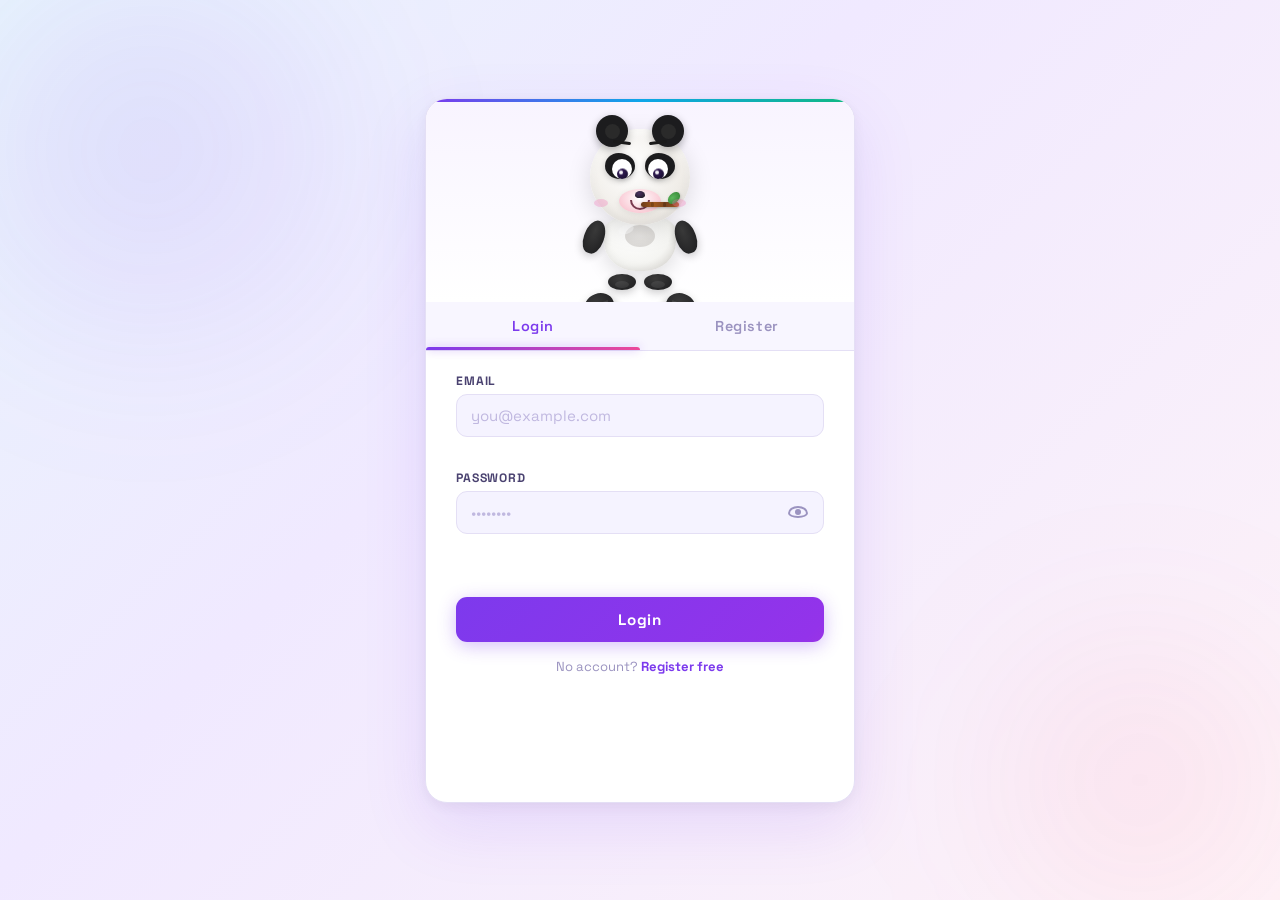
<file: Level2_Task4_LoginAuth/index.html>
<!DOCTYPE html>
<html lang="en">
<head>
  <meta charset="UTF-8" />
  <meta name="viewport" content="width=device-width, initial-scale=1.0" />
  <title>AuthKit — Login</title>
  <link rel="preconnect" href="https://fonts.googleapis.com" />
  <link rel="preconnect" href="https://fonts.gstatic.com" crossorigin />
  <link href="https://fonts.googleapis.com/css2?family=Space+Grotesk:wght@300;400;500;600;700&display=swap" rel="stylesheet" />
  <link rel="stylesheet" href="style.css" />
</head>
<body>

  <!-- ═══════════════════════════════════════════════
       AUTH CARD
  ══════════════════════════════════════════════════ -->
  <div class="page" id="authPage">
    <div class="card">

      <!-- MASCOT -->
      <div class="mascot-wrap" id="mascotWrap">
        <div class="mascot" id="mascot">

          <!-- Hands (raised for password) -->
          <div class="hands" id="hands">
            <div class="hand hand-left" id="handLeft">
              <div class="hand-thumb"></div>
            </div>
            <div class="hand hand-right" id="handRight">
              <div class="hand-thumb"></div>
            </div>
          </div>

          <!-- HEAD -->
          <div class="head" id="head">

            <!-- Ear patches -->
            <div class="ear-patch ear-patch-left"></div>
            <div class="ear-patch ear-patch-right"></div>

            <!-- Ears -->
            <div class="ears">
              <div class="ear ear-left">
                <div class="ear-inner"></div>
              </div>
              <div class="ear ear-right">
                <div class="ear-inner"></div>
              </div>
            </div>

            <!-- Eyebrows -->
            <div class="eyebrows">
              <div class="eyebrow eyebrow-left" id="ebLeft"></div>
              <div class="eyebrow eyebrow-right" id="ebRight"></div>
            </div>

            <!-- Eye patches (panda markings) -->
            <div class="eye-patches">
              <div class="eye-patch eye-patch-left"></div>
              <div class="eye-patch eye-patch-right"></div>
            </div>

            <!-- Eyes -->
            <div class="eyes">
              <div class="eye eye-left" id="eyeLeft">
                <div class="eye-inner">
                  <div class="pupil" id="pupilLeft">
                    <div class="pupil-shine"></div>
                  </div>
                </div>
                <div class="eyelid" id="eyelidLeft"></div>
              </div>
              <div class="eye eye-right" id="eyeRight">
                <div class="eye-inner">
                  <div class="pupil" id="pupilRight">
                    <div class="pupil-shine"></div>
                  </div>
                </div>
                <div class="eyelid" id="eyelidRight"></div>
              </div>
            </div>

            <!-- Snout -->
            <div class="snout">
              <div class="nose"></div>
              <!-- Chewing stick -->
              <div class="stick-wrap" id="stickWrap">
                <div class="stick"></div>
                <div class="stick-leaf"></div>
              </div>
              <!-- Mouth -->
              <div class="mouth" id="mouth">
                <div class="mouth-inner" id="mouthInner"></div>
              </div>
            </div>

            <!-- Cheeks -->
            <div class="cheeks">
              <div class="cheek cheek-left"></div>
              <div class="cheek cheek-right"></div>
            </div>

          </div><!-- /head -->

          <!-- BODY -->
          <div class="body-wrap" id="bodyWrap">
            <div class="body">
              <div class="body-patch"></div>
              <div class="body-shine"></div>
              <!-- Arms -->
              <div class="arm arm-left"></div>
              <div class="arm arm-right"></div>
            </div>
            <!-- Feet -->
            <div class="feet">
              <div class="foot foot-left"><div class="foot-pad"></div></div>
              <div class="foot foot-right"><div class="foot-pad"></div></div>
            </div>
          </div>

        </div><!-- /mascot -->
      </div><!-- /mascot-wrap -->

      <!-- TABS -->
      <div class="tabs">
        <button class="tab active" id="tabLogin" data-target="login">Login</button>
        <button class="tab" id="tabRegister" data-target="register">Register</button>
        <div class="tab-indicator" id="tabIndicator"></div>
      </div>

      <!-- FORMS SLIDER -->
      <div class="forms-slider" id="formsSlider">

        <!-- LOGIN -->
        <div class="form-panel" id="loginPanel">
          <form id="loginForm" novalidate>
            <div class="field-group">
              <label for="loginEmail">Email</label>
              <input type="email" id="loginEmail" placeholder="you@example.com" autocomplete="email" />
              <span class="field-msg" id="loginEmailMsg"></span>
            </div>
            <div class="field-group">
              <label for="loginPassword">Password</label>
              <div class="password-wrap">
                <input type="password" id="loginPassword" placeholder="••••••••" autocomplete="current-password" />
                <button type="button" class="eye-toggle" id="loginEyeToggle" aria-label="Toggle password">
                  <span class="eye-icon" id="loginEyeIcon"></span>
                </button>
              </div>
              <span class="field-msg" id="loginPasswordMsg"></span>
            </div>
            <span class="form-msg" id="loginFormMsg"></span>
            <button type="submit" class="btn-primary">Login</button>
          </form>
          <p class="switch-text">No account? <button class="link-btn" data-target="register">Register free</button></p>
        </div>

        <!-- REGISTER -->
        <div class="form-panel" id="registerPanel">
          <form id="registerForm" novalidate>
            <div class="field-group">
              <label for="regName">Name</label>
              <input type="text" id="regName" placeholder="Your name" autocomplete="name" />
              <span class="field-msg" id="regNameMsg"></span>
            </div>
            <div class="field-group">
              <label for="regEmail">Email</label>
              <input type="email" id="regEmail" placeholder="you@example.com" autocomplete="email" />
              <span class="field-msg" id="regEmailMsg"></span>
            </div>
            <div class="field-group">
              <label for="regPassword">Password</label>
              <div class="password-wrap">
                <input type="password" id="regPassword" placeholder="Min 6 characters" autocomplete="new-password" />
                <button type="button" class="eye-toggle" id="regEyeToggle" aria-label="Toggle password">
                  <span class="eye-icon" id="regEyeIcon"></span>
                </button>
              </div>
              <span class="field-msg" id="regPasswordMsg"></span>
            </div>
            <span class="form-msg" id="regFormMsg"></span>
            <button type="submit" class="btn-primary">Create Account</button>
          </form>
          <p class="switch-text">Have an account? <button class="link-btn" data-target="login">Login</button></p>
        </div>

      </div><!-- /forms-slider -->
    </div><!-- /card -->
  </div><!-- /authPage -->

  <!-- ═══════════════════════════════════════════════
       WELCOME PAGE
  ══════════════════════════════════════════════════ -->
  <div class="page hidden" id="welcomePage">
    <div class="card welcome-card">
      <!-- Mini panda -->
      <div class="welcome-mascot">
        <div class="mini-panda">
          <div class="mp-head">
            <div class="mp-ear mp-ear-l"><div class="mp-ear-i"></div></div>
            <div class="mp-ear mp-ear-r"><div class="mp-ear-i"></div></div>
            <div class="mp-patch mp-patch-l"></div>
            <div class="mp-patch mp-patch-r"></div>
            <div class="mp-eye mp-eye-l"></div>
            <div class="mp-eye mp-eye-r"></div>
            <div class="mp-snout">
              <div class="mp-nose"></div>
              <div class="mp-mouth"></div>
            </div>
          </div>
          <div class="mp-body"></div>
        </div>
      </div>
      <h1 class="welcome-title">Hey, <span id="welcomeName">Friend</span>! 🎉</h1>
      <p class="welcome-sub">You're securely logged in and good to go.</p>
      <div class="welcome-badge">
        <span class="badge-dot"></span>
        <span>Session Active</span>
      </div>
      <button class="btn-primary btn-logout" id="logoutBtn">Sign Out</button>
    </div>
  </div>

  <script src="script.js"></script>
</body>
</html>
</file>
<file: Level1_Task1_LandingPage/style.css>
/* RESET & BASE */
* {
  margin: 0;
  padding: 0;
  box-sizing: border-box;
}

body {
  font-family: 'Segoe UI', sans-serif;
  color: #333;
}

/* NAVBAR */
header {
  background-color: #1a1a2e;
  padding: 15px 40px;
  position: sticky;
  top: 0;
  z-index: 100;
}

nav {
  display: flex;
  justify-content: space-between;
  align-items: center;
}

.logo {
  color: #00d4ff;
  font-size: 24px;
  font-weight: bold;
}

nav ul {
  list-style: none;
  display: flex;
  gap: 20px;
}

nav ul li a {
  color: white;
  text-decoration: none;
  font-size: 16px;
  transition: color 0.3s;
}

nav ul li a:hover {
  color: #00d4ff;
}

/* HERO SECTION */
.hero {
  background: linear-gradient(135deg, #1a1a2e, #16213e);
  color: white;
  height: 100vh;
  display: flex;
  justify-content: center;
  align-items: center;
  text-align: center;
  padding: 20px;
}

.hero h1 {
  font-size: 48px;
  margin-bottom: 20px;
}

.hero p {
  font-size: 20px;
  margin-bottom: 30px;
  color: #ccc;
}

.btn {
  background-color: #00d4ff;
  color: #1a1a2e;
  padding: 12px 30px;
  border-radius: 25px;
  text-decoration: none;
  font-weight: bold;
  transition: background 0.3s;
}

.btn:hover {
  background-color: #00b8d9;
}

/* ABOUT SECTION */
.about {
  padding: 60px 40px;
  text-align: center;
  background-color: #f4f4f4;
}

.about h2 {
  font-size: 36px;
  margin-bottom: 15px;
}

/* SERVICES - 3 COLUMNS */
.services {
  padding: 60px 40px;
  text-align: center;
  background-color: #ffffff;
}

.services h2 {
  font-size: 36px;
  margin-bottom: 30px;
}

.columns {
  display: flex;
  justify-content: center;
  gap: 20px;
  flex-wrap: wrap;
}

.box {
  background-color: #1a1a2e;
  color: white;
  padding: 30px;
  border-radius: 10px;
  width: 250px;
  transition: transform 0.3s;
}

.box:hover {
  transform: translateY(-5px);
}

.box h3 {
  color: #00d4ff;
  margin-bottom: 10px;
}

/* CONTACT SECTION */
.contact {
  padding: 60px 40px;
  background-color: #f4f4f4;
  text-align: center;
}

.contact h2 {
  font-size: 36px;
  margin-bottom: 30px;
}

form {
  display: flex;
  flex-direction: column;
  align-items: center;
  gap: 15px;
}

form input,
form textarea {
  width: 400px;
  padding: 12px;
  border: 1px solid #ccc;
  border-radius: 8px;
  font-size: 16px;
}

form textarea {
  height: 120px;
  resize: vertical;
}

form button {
  background-color: #1a1a2e;
  color: white;
  padding: 12px 35px;
  border: none;
  border-radius: 25px;
  font-size: 16px;
  cursor: pointer;
  transition: background 0.3s;
}

form button:hover {
  background-color: #00d4ff;
  color: #1a1a2e;
}

/* FOOTER */
footer {
  background-color: #1a1a2e;
  color: #aaa;
  text-align: center;
  padding: 20px;
}
</file>
<file: Level2_Task1_Calculator/style.css>
:root {
    --bg-space: #080810;
    --calc-card: #0d0d1a;
    --display-bg: #060608;
    --btn-num: #111827;
    --btn-operator: #f5c518;
    --btn-clear: #1f2937;
    --glow-gold: rgba(245, 197, 24, 0.4);
    --glow-blue: rgba(0, 242, 254, 0.25);
}

* {
    box-sizing: border-box;
    margin: 0;
    padding: 0;
    font-family: 'Space Grotesk', sans-serif;
    user-select: none;
}

body {
    background-color: var(--bg-space);
    min-height: 100vh;
    display: flex;
    justify-content: center;
    align-items: center;
    overflow: hidden;
    perspective: 1000px;
}

/* Starfield Background Effect */
.stars {
    position: absolute;
    width: 100%;
    height: 100%;
    background: radial-gradient(white, rgba(255,255,255,.2) 2px, transparent 40px),
                radial-gradient(white, rgba(255,255,255,.15) 1px, transparent 30px);
    background-size: 550px 550px, 350px 350px;
    background-position: 0 0, 40px 60px;
    opacity: 0.3;
    z-index: 0;
}

/* Floating Calculator Card */
.calculator {
    position: relative;
    z-index: 10;
    width: 100%;
    max-width: 380px;
    background: var(--calc-card);
    border: 1px solid rgba(255, 255, 255, 0.08);
    border-radius: 24px;
    padding: 24px;
    box-shadow: 0 20px 50px rgba(0, 0, 0, 0.5),
                0 0 40px var(--glow-blue),
                inset 0 0 15px rgba(255, 255, 255, 0.03);
    animation: float 6s ease-in-out infinite;
    backdrop-filter: blur(10px);
}

@keyframes float {
    0%, 100% { transform: translateY(0px) rotateX(1deg) rotateY(-1deg); }
    50% { transform: translateY(-12px) rotateX(-1deg) rotateY(1deg); }
}

.holo-glare {
    position: absolute;
    top: 0; left: 0; right: 0; bottom: 0;
    border-radius: 24px;
    background: linear-gradient(135deg, rgba(255,255,255,0.05) 0%, transparent 60%);
    pointer-events: none;
}

/* Display Screen */
.display {
    background: var(--display-bg);
    border: 1px solid rgba(0, 242, 254, 0.15);
    border-radius: 16px;
    padding: 20px;
    margin-bottom: 24px;
    text-align: right;
    box-shadow: inset 0 2px 10px rgba(0,0,0,0.8), 0 0 15px rgba(0, 242, 254, 0.05);
    overflow: hidden;
}

.history {
    color: rgba(255, 255, 255, 0.4);
    font-size: 0.9rem;
    min-height: 1.2rem;
    letter-spacing: 1px;
    margin-bottom: 6px;
    word-wrap: break-word;
}

.current {
    color: #00f2fe;
    font-size: 2.5rem;
    font-weight: 500;
    white-space: nowrap;
    overflow-x: auto;
    overflow-y: hidden;
    text-shadow: 0 0 10px rgba(0, 242, 254, 0.6);
    transition: font-size 0.15s ease, transform 0.2s cubic-bezier(0.175, 0.885, 0.32, 1.275);
}

.current.slide-in {
    animation: slideIn 0.2s ease-out;
}

@keyframes slideIn {
    from { transform: translateX(15px); opacity: 0.7; }
    to { transform: translateX(0); opacity: 1; }
}

/* Scrollbar styling for long numbers */
.current::-webkit-scrollbar {
    display: none;
}

/* Grid Layout */
.buttons-grid {
    display: grid;
    grid-template-columns: repeat(4, 1fr);
    gap: 14px;
}

/* Base Button Styling */
.btn {
    border: none;
    outline: none;
    height: 64px;
    border-radius: 14px;
    font-size: 1.25rem;
    font-weight: 500;
    cursor: pointer;
    transition: all 0.2s ease;
    display: flex;
    justify-content: center;
    align-items: center;
}

.btn:active, .btn.active {
    transform: scale(0.93);
}

/* Number Buttons */
.btn-num {
    background: var(--btn-num);
    color: #ffffff;
    border: 1px solid rgba(255, 255, 255, 0.03);
}
.btn-num:hover {
    box-shadow: 0 0 15px rgba(255, 255, 255, 0.15);
    border-color: rgba(255, 255, 255, 0.2);
}

/* Operator Buttons */
.btn-operator {
    background: var(--btn-operator);
    color: #000000;
    font-weight: 700;
}
.btn-operator:hover {
    box-shadow: 0 0 20px var(--glow-gold);
    background: #ffe054;
}

/* Clear Buttons */
.btn-clear {
    background: var(--btn-clear);
    color: #ef4444;
}
.btn-clear:hover {
    box-shadow: 0 0 15px rgba(239, 68, 68, 0.3);
    background: #2d3748;
}

/* Equals Button */
.btn-equals {
    background: linear-gradient(135deg, #f5c518 0%, #ff9900 100%);
    color: #000000;
    font-weight: 700;
    box-shadow: 0 4px 15px rgba(255, 153, 0, 0.2);
}
.btn-equals:hover {
    box-shadow: 0 0 25px rgba(255, 153, 0, 0.6);
    transform: translateY(-1px);
}
.btn-equals:active {
    transform: scale(0.93);
}

/* Responsive Scaling */
@media (max-width: 400px) {
    .calculator {
        width: 92%;
        padding: 16px;
        border-radius: 20px;
    }
    .btn {
        height: 56px;
        border-radius: 10px;
        font-size: 1.1rem;
    }
    .current {
        font-size: 2rem;
    }
}
</file>
<file: Level2_Task2_TributePage/style.css>
/* =========================================================
   LINUS TORVALDS — LEGACY LOG
   style.css — All styles + animations
   ========================================================= */

/* ── Reset & Base ── */
*, *::before, *::after {
  margin: 0;
  padding: 0;
  box-sizing: border-box;
}

:root {
  --bg:        #080810;
  --bg-card:   #0d0d1a;
  --gold:      #f5c518;
  --gold-dim:  #a8860f;
  --green:     #22c55e;
  --white:     #e8e8f0;
  --muted:     #5a5a7a;
  --font:      'Space Grotesk', sans-serif;
}

html {
  scroll-behavior: smooth;
  font-size: 16px;
}

body {
  background-color: var(--bg);
  color: var(--white);
  font-family: var(--font);
  line-height: 1.6;
  overflow-x: hidden;
}

/* =========================================================
   HERO
   ========================================================= */
#hero {
  position: relative;
  min-height: 100vh;
  display: flex;
  flex-direction: column;
  align-items: center;
  justify-content: center;
  text-align: center;
  overflow: hidden;
  padding: 2rem;
}

/* Grid overlay */
.hero-bg-grid {
  position: absolute;
  inset: 0;
  background-image:
    linear-gradient(rgba(245, 197, 24, 0.04) 1px, transparent 1px),
    linear-gradient(90deg, rgba(245, 197, 24, 0.04) 1px, transparent 1px);
  background-size: 60px 60px;
  z-index: 0;
}

/* Scanline */
.scanline {
  position: absolute;
  inset: 0;
  background: repeating-linear-gradient(
    to bottom,
    transparent 0px,
    transparent 3px,
    rgba(0, 0, 0, 0.15) 3px,
    rgba(0, 0, 0, 0.15) 4px
  );
  pointer-events: none;
  z-index: 1;
}

.hero-inner {
  position: relative;
  z-index: 2;
  animation: heroFadeIn 1.4s ease both;
}

@keyframes heroFadeIn {
  from { opacity: 0; transform: translateY(32px); }
  to   { opacity: 1; transform: translateY(0); }
}

.hero-tag {
  font-size: 0.9rem;
  color: var(--green);
  letter-spacing: 0.15em;
  font-weight: 500;
  margin-bottom: 1.2rem;
  font-family: 'Courier New', monospace;
}

.close-tag {
  margin-top: 1.2rem;
  margin-bottom: 0;
}

.hero-name {
  font-size: clamp(3.5rem, 10vw, 9rem);
  font-weight: 700;
  line-height: 0.95;
  letter-spacing: -0.03em;
  color: var(--white);
  text-transform: uppercase;
}

.hero-name::first-line {
  color: var(--gold);
}

/* Make "Linus" gold via a span trick — we use CSS only approach */
.hero-name {
  background: linear-gradient(
    to bottom,
    var(--gold) 0%,
    var(--gold) 50%,
    var(--white) 50%,
    var(--white) 100%
  );
  -webkit-background-clip: text;
  -webkit-text-fill-color: transparent;
  background-clip: text;
}

.hero-subtitle {
  margin-top: 1.8rem;
  font-size: clamp(0.85rem, 2vw, 1.1rem);
  color: var(--muted);
  letter-spacing: 0.05em;
  font-weight: 400;
}

.hero-years {
  margin-top: 0.6rem;
  font-size: 0.95rem;
  color: var(--gold-dim);
  letter-spacing: 0.2em;
  font-weight: 500;
}

/* Glowing separator */
.hero-glow-bar {
  position: absolute;
  bottom: 0;
  left: 0;
  right: 0;
  height: 2px;
  background: linear-gradient(90deg,
    transparent 0%,
    var(--gold) 30%,
    var(--gold) 70%,
    transparent 100%
  );
  box-shadow: 0 0 24px 4px rgba(245, 197, 24, 0.45);
  z-index: 3;
}

/* Scroll hint */
.scroll-hint {
  position: absolute;
  bottom: 2rem;
  left: 50%;
  transform: translateX(-50%);
  display: flex;
  flex-direction: column;
  align-items: center;
  gap: 0.3rem;
  font-size: 0.7rem;
  color: var(--muted);
  letter-spacing: 0.12em;
  text-transform: uppercase;
  animation: bounce 2.4s ease-in-out infinite;
  z-index: 4;
}

.scroll-arrow {
  font-size: 0.8rem;
  color: var(--gold);
}

@keyframes bounce {
  0%, 100% { transform: translateX(-50%) translateY(0); }
  50%       { transform: translateX(-50%) translateY(6px); }
}

/* =========================================================
   SECTION COMMON
   ========================================================= */
section {
  padding: 6rem 2rem;
  max-width: 1100px;
  margin: 0 auto;
}

#quotes {
  max-width: 1100px;
}

.section-header {
  text-align: center;
  margin-bottom: 4rem;
}

.section-tag {
  display: inline-block;
  font-family: 'Courier New', monospace;
  font-size: 0.8rem;
  color: var(--green);
  letter-spacing: 0.18em;
  margin-bottom: 0.6rem;
}

.section-title {
  font-size: clamp(2rem, 5vw, 3.2rem);
  font-weight: 700;
  color: var(--white);
  letter-spacing: -0.02em;
  position: relative;
  display: inline-block;
}

.section-title::after {
  content: '';
  display: block;
  width: 48px;
  height: 3px;
  background: var(--gold);
  margin: 0.5rem auto 0;
  border-radius: 2px;
}

/* =========================================================
   TIMELINE
   ========================================================= */
#timeline {
  max-width: 900px;
}

.timeline-track {
  position: relative;
  padding: 1rem 0;
}

/* The vertical gold line */
.timeline-line {
  position: absolute;
  left: 50%;
  top: 0;
  bottom: 0;
  width: 2px;
  background: linear-gradient(
    to bottom,
    transparent,
    var(--gold) 8%,
    var(--gold) 92%,
    transparent
  );
  transform: translateX(-50%);
  box-shadow: 0 0 12px 1px rgba(245, 197, 24, 0.25);
}

/* Entry wrapper */
.timeline-entry {
  display: flex;
  align-items: flex-start;
  margin-bottom: 3.5rem;
  position: relative;
  width: 50%;
}

.timeline-entry.left {
  left: 0;
  padding-right: 3.5rem;
  justify-content: flex-end;
}

.timeline-entry.right {
  left: 50%;
  padding-left: 3.5rem;
  justify-content: flex-start;
}

/* Glowing dot */
.timeline-dot {
  position: absolute;
  width: 14px;
  height: 14px;
  border-radius: 50%;
  background: var(--gold);
  border: 2px solid var(--bg);
  box-shadow: 0 0 10px 3px rgba(245, 197, 24, 0.6);
  top: 1.1rem;
  z-index: 1;
}

.timeline-entry.left .timeline-dot {
  right: -7px;
}

.timeline-entry.right .timeline-dot {
  left: -7px;
}

/* Card */
.timeline-card {
  background: var(--bg-card);
  border-left: 3px solid var(--gold);
  padding: 1.2rem 1.4rem;
  border-radius: 2px;
  max-width: 360px;
  width: 100%;
  position: relative;
  transition: box-shadow 0.3s ease, transform 0.3s ease;
}

.timeline-entry.right .timeline-card {
  border-left: none;
  border-right: 3px solid var(--gold);
}

.timeline-card:hover {
  box-shadow: 0 0 24px rgba(245, 197, 24, 0.12);
  transform: translateY(-2px);
}

.t-year {
  display: block;
  font-size: 1.5rem;
  font-weight: 700;
  color: var(--gold);
  letter-spacing: -0.02em;
  line-height: 1;
  margin-bottom: 0.4rem;
}

.t-event {
  font-size: 0.9rem;
  color: #9898b8;
  line-height: 1.55;
}

.accent-tag {
  color: var(--green);
  font-family: 'Courier New', monospace;
  font-size: 0.78rem;
}

/* ── Timeline scroll reveal ── */
[data-reveal] {
  opacity: 0;
  transform: translateX(0);
  transition: opacity 0.7s ease, transform 0.7s ease;
}

.timeline-entry.left[data-reveal] {
  transform: translateX(-50px);
}

.timeline-entry.right[data-reveal] {
  transform: translateX(50px);
}

[data-reveal].revealed {
  opacity: 1;
  transform: translateX(0);
}

/* =========================================================
   QUOTES
   ========================================================= */
#quotes {
  padding: 5rem 2rem 6rem;
}

.quotes-grid {
  display: grid;
  grid-template-columns: repeat(auto-fit, minmax(280px, 1fr));
  gap: 2rem;
  margin-top: 0;
}

.quote-card {
  background: var(--bg-card);
  border: 1px solid rgba(245, 197, 24, 0.15);
  border-radius: 4px;
  padding: 2rem 1.8rem;
  position: relative;
  overflow: hidden;
  transition: box-shadow 0.4s ease, transform 0.4s ease;
}

.quote-card::before {
  content: '';
  position: absolute;
  inset: 0;
  border-radius: 4px;
  box-shadow: 0 0 0 0 rgba(245, 197, 24, 0);
  transition: box-shadow 0.4s ease;
}

.quote-card:hover::before {
  box-shadow: 0 0 30px 2px rgba(245, 197, 24, 0.1) inset;
}

.quote-card:hover {
  transform: translateY(-4px);
  box-shadow: 0 12px 40px rgba(245, 197, 24, 0.08);
}

.quote-mark {
  display: block;
  font-size: 4rem;
  color: var(--gold);
  line-height: 0.8;
  margin-bottom: 1rem;
  font-family: Georgia, serif;
  opacity: 0.8;
}

.quote-text {
  font-size: 1rem;
  font-weight: 500;
  color: var(--white);
  line-height: 1.65;
  margin-bottom: 1.2rem;
}

.quote-attr {
  font-size: 0.78rem;
  color: var(--gold-dim);
  letter-spacing: 0.08em;
  font-style: italic;
}

/* ── Quote fade reveal ── */
[data-reveal-fade] {
  opacity: 0;
  transform: translateY(30px);
  transition: opacity 0.8s ease, transform 0.8s ease;
}

[data-reveal-fade].revealed {
  opacity: 1;
  transform: translateY(0);
}

/* =========================================================
   FOOTER
   ========================================================= */
#footer {
  background: #050508;
  border-top: 1px solid rgba(245, 197, 24, 0.12);
  padding: 3.5rem 2rem;
  text-align: center;
}

.footer-inner {
  max-width: 700px;
  margin: 0 auto;
}

.footer-name {
  font-size: 1.6rem;
  font-weight: 700;
  color: var(--gold);
  letter-spacing: -0.01em;
  margin-bottom: 0.4rem;
}

.footer-tagline {
  font-size: 0.95rem;
  color: var(--muted);
  font-style: italic;
  margin-bottom: 1.8rem;
}

.footer-divider {
  width: 60px;
  height: 1px;
  background: var(--gold);
  margin: 0 auto 1.8rem;
  opacity: 0.5;
}

.footer-meta {
  font-family: 'Courier New', monospace;
  font-size: 1rem;
  color: var(--muted);
  letter-spacing: 0.06em;
  line-height: 2;
}

.green  { color: var(--green); }
.gold   { color: var(--gold); }

/* =========================================================
   RESPONSIVE
   ========================================================= */
@media (max-width: 700px) {
  /* Collapse timeline to single column */
  .timeline-line {
    left: 18px;
  }

  .timeline-entry {
    width: 100%;
    padding-left: 3rem !important;
    padding-right: 0 !important;
    left: 0 !important;
    justify-content: flex-start !important;
  }

  .timeline-dot {
    left: 12px !important;
    right: auto !important;
  }

  .timeline-card {
    border-left: 3px solid var(--gold) !important;
    border-right: none !important;
    max-width: 100%;
  }

  .timeline-entry.left[data-reveal],
  .timeline-entry.right[data-reveal] {
    transform: translateX(20px);
  }

  .quotes-grid {
    grid-template-columns: 1fr;
  }
}

@media (max-width: 480px) {
  .hero-name {
    font-size: clamp(3rem, 18vw, 5rem);
  }

  section {
    padding: 4rem 1.2rem;
  }
}
</file>
<file: Level2_Task4_LoginAuth/style.css>
/* ═══════════════════════════════════════════════════
   RESET & TOKENS
═══════════════════════════════════════════════════ */
*, *::before, *::after { margin:0; padding:0; box-sizing:border-box; }

:root {
  /* Palette */
  --bg-from:   #e8f4fd;
  --bg-to:     #fef3f8;
  --card:      #ffffff;
  --card-alt:  #f8f6ff;

  --ink:       #1a1230;
  --ink2:      #4a4270;
  --muted:     #9b93c0;
  --border:    #e4dff5;
  --input-bg:  #f5f3ff;

  --violet:    #7c3aed;
  --violet2:   #6d28d9;
  --rose:      #f43f5e;
  --amber:     #f59e0b;
  --emerald:   #10b981;
  --sky:       #0ea5e9;
  --pink:      #ec4899;

  --error:     #f43f5e;
  --success:   #10b981;

  /* Panda */
  --p-white:   #f5f5f2;
  --p-black:   #1c1c1e;
  --p-pink:    #f9c4d0;
  --p-gray:    #e0ddd8;

  --radius:    22px;
  --shadow:    0 24px 64px rgba(124,58,237,0.13), 0 4px 16px rgba(0,0,0,0.06);
  --t:         0.38s cubic-bezier(0.4,0,0.2,1);
}

/* ═══════════════════════════════════════════════════
   BODY & BG
═══════════════════════════════════════════════════ */
body {
  font-family: 'Space Grotesk', sans-serif;
  background: linear-gradient(135deg, var(--bg-from) 0%, #f0e9ff 40%, var(--bg-to) 100%);
  min-height: 100vh;
  display: flex;
  align-items: center;
  justify-content: center;
  overflow-x: hidden;
  color: var(--ink);
}

/* Decorative blobs */
body::before, body::after {
  content: '';
  position: fixed;
  border-radius: 50%;
  filter: blur(80px);
  pointer-events: none;
  z-index: 0;
}
body::before {
  width: 500px; height: 500px;
  background: radial-gradient(circle, rgba(124,58,237,0.14), transparent 70%);
  top: -100px; left: -100px;
}
body::after {
  width: 400px; height: 400px;
  background: radial-gradient(circle, rgba(244,63,94,0.10), transparent 70%);
  bottom: -80px; right: -60px;
}

/* floating dots pattern */
body {
  background-image:
    linear-gradient(135deg, var(--bg-from) 0%, #f0e9ff 40%, var(--bg-to) 100%),
    radial-gradient(circle, rgba(124,58,237,0.06) 1px, transparent 1px);
  background-size: 100% 100%, 28px 28px;
}

/* ═══════════════════════════════════════════════════
   PAGE & CARD
═══════════════════════════════════════════════════ */
.page {
  position: fixed; inset: 0;
  display: flex; align-items: center; justify-content: center;
  z-index: 1; padding: 20px;
  transition: opacity 0.4s ease, transform 0.4s ease;
}
.page.hidden {
  opacity: 0; pointer-events: none; transform: scale(0.94);
}

.card {
  background: var(--card);
  border: 1.5px solid var(--border);
  border-radius: var(--radius);
  box-shadow: var(--shadow);
  width: 100%; max-width: 430px;
  padding: 0 0 28px;
  position: relative;
  overflow: hidden;
}

/* Rainbow top border */
.card::before {
  content: '';
  position: absolute; top:0; left:0; right:0;
  height: 3px;
  background: linear-gradient(90deg,
    var(--violet), var(--sky), var(--emerald),
    var(--amber), var(--rose), var(--pink), var(--violet));
  background-size: 300% 100%;
  animation: rainbow-shift 5s linear infinite;
}
@keyframes rainbow-shift {
  0%   { background-position: 0% 0%; }
  100% { background-position: 300% 0%; }
}

/* ═══════════════════════════════════════════════════
   MASCOT WRAP
═══════════════════════════════════════════════════ */
.mascot-wrap {
  display: flex; justify-content: center;
  padding: 30px 0 12px;
  background: linear-gradient(180deg, #f8f4ff 0%, transparent 100%);
  
}

.mascot {
  position: relative;
  display: flex; flex-direction: column; align-items: center;
  width: 130px;
  animation: breathe 3.8s ease-in-out infinite;
  will-change: transform;
  
}

@keyframes breathe {
  0%,100% { transform: translateY(0) scale(1); }
  50%      { transform: translateY(-5px) scale(1.018); }
}

/* ── EARS ──────────────────────────────────────── */
.ears {
  position: absolute;
  top: -14px; left: 0; right: 0;
  display: flex; justify-content: space-between;
  padding: 0 6px;
  z-index: 1;
}

.ear {
  width: 32px; height: 32px;
  background: var(--p-black);
  border-radius: 50%;
  display: flex; align-items: center; justify-content: center;
  box-shadow: 0 3px 8px rgba(0,0,0,0.3);
}

.ear-inner {
  width: 15px; height: 15px;
  background: #2a2a2a;
  border-radius: 50%;
}

/* ── HEAD ──────────────────────────────────────── */
.head {
  width: 100px; height: 96px;
  background: radial-gradient(ellipse at 42% 38%, #ffffff 0%, #f0ede8 60%, #dedad4 100%);
  border-radius: 50%;
  position: relative;
  z-index: 2;
  box-shadow:
    0 6px 24px rgba(0,0,0,0.13),
    inset 0 -4px 10px rgba(0,0,0,0.06),
    inset 0 4px 8px rgba(255,255,255,0.7);
  /* NO transition or will-change for 3d transform */
}

/* ── EYE PATCHES (panda marking) ──────────────── */
.eye-patches {
  position: absolute;
  top: 24px; left: 0; right: 0;
  display: flex; justify-content: space-around;
  padding: 0 10px;
  z-index: 2;
}

.eye-patch {
  width: 30px; height: 26px;
  background: var(--p-black);
  border-radius: 45% 55% 50% 50% / 50% 50% 50% 50%;
  box-shadow: 0 2px 6px rgba(0,0,0,0.2);
}

/* ── EYEBROWS ──────────────────────────────────── */
.eyebrows {
  position: absolute;
  top: 12px; left: 0; right: 0;
  display: flex; justify-content: space-around;
  padding: 0 14px;
  z-index: 4;
}

.eyebrow {
  width: 18px; height: 3px;
  background: #1a1a1a;
  border-radius: 4px;
  transition: transform 0.35s cubic-bezier(0.4,0,0.2,1);
  transform-origin: center;

}
.eyebrow-left  { transform: rotate(7deg); }
.eyebrow-right { transform: rotate(-7deg); }

.mascot.typing  .eyebrow-left  { transform: translateY(-4px) rotate(3deg); }
.mascot.typing  .eyebrow-right { transform: translateY(-4px) rotate(-3deg); }
.mascot.error   .eyebrow-left  { transform: translateY(3px) rotate(-12deg); }
.mascot.error   .eyebrow-right { transform: translateY(3px) rotate(12deg); }
.mascot.success .eyebrow-left  { transform: translateY(-5px) rotate(2deg); }
.mascot.success .eyebrow-right { transform: translateY(-5px) rotate(-2deg); }

/* ── EYES ──────────────────────────────────────── */
.eyes {
  position: absolute;
  top: 30px; left: 0; right: 0;
  display: flex; justify-content: space-around;
  padding: 0 14px;
  z-index: 3;
}

.eye {
  width: 20px; height: 20px;
  background: #ffffff;
  border-radius: 50%;
  position: relative; overflow: hidden;
  box-shadow: 0 1px 4px rgba(0,0,0,0.2);
  transition: transform 0.3s ease;
}

.mascot.success .eye {
  border-radius: 50% 50% 50% 50% / 70% 70% 30% 30%;
  transform: scaleY(0.55);
}

.eye-inner {
  position: absolute; inset: 0;
  display: flex; align-items: center; justify-content: center;
}

.pupil {
  width: 11px; height: 11px;
  background: radial-gradient(circle at 35% 30%, #3a2060, #0d0820);
  border-radius: 50%;
  position: relative;
  will-change: transform;
}

.pupil-shine {
  position: absolute;
  top: 2px; left: 2px;
  width: 4px; height: 4px;
  background: rgba(255,255,255,0.95);
  border-radius: 50%;
}

.eyelid {
  position: absolute;
  top: 0; left: 0; right: 0; height: 0;
  background: var(--p-black);
  border-radius: 50% 50% 0 0;
  transition: height 0.13s ease-in-out;
  z-index: 2;
}

.mascot.blinking .eyelid { height: 100%; }
.mascot.peeking  .eyelid { height: 55%; }

/* ── SNOUT ──────────────────────────────────────── */
.snout {
  position: absolute;
  bottom: 12px; left: 50%;
  transform: translateX(-50%);
  width: 42px; height: 24px;
  background: radial-gradient(ellipse at 50% 40%, #ffffff, #f9c4d0 80%);
  border-radius: 50%;
  box-shadow: 0 2px 6px rgba(0,0,0,0.08);
  display: flex; flex-direction: column;
  align-items: center; justify-content: center;
  z-index: 3;
  gap: 2px;
}

.nose {
  width: 10px; height: 7px;
  background: radial-gradient(ellipse at 40% 35%, #4a3060, var(--p-black));
  border-radius: 50% 50% 46% 46% / 60% 60% 40% 40%;
  margin-top: -2px;
}

/* ── CHEWING STICK ─────────────────────────────── */
.stick-wrap {
  position: absolute;
  right: -18px; bottom: 6px;
  transform-origin: left center;
  animation: chew 1.2s ease-in-out infinite;
  z-index: 10;
}

@keyframes chew {
  0%,100% { transform: rotate(0deg); }
  25%      { transform: rotate(8deg) translateY(-1px); }
  75%      { transform: rotate(-4deg) translateY(1px); }
}

.stick {
  width: 38px; height: 5px;
  background: linear-gradient(90deg, #6b3a1a, #a0581c, #7a4420, #b06020);
  border-radius: 3px;
  box-shadow: 0 1px 3px rgba(0,0,0,0.3);
  position: relative;
}

/* Bamboo node rings */
.stick::before, .stick::after {
  content: '';
  position: absolute; top: 0; bottom: 0;
  width: 3px;
  background: rgba(0,0,0,0.2);
  border-radius: 2px;
}
.stick::before { left: 10px; }
.stick::after  { left: 22px; }

.stick-leaf {
  position: absolute;
  right: -2px; top: -9px;
  width: 14px; height: 10px;
  background: radial-gradient(ellipse at 40% 40%, #5cb85c, #2d7a2d);
  border-radius: 60% 40% 60% 40% / 60% 40% 60% 40%;
  transform: rotate(-30deg);
  box-shadow: 0 1px 3px rgba(0,0,0,0.2);
}

/* ── MOUTH ──────────────────────────────────────── */
.mouth {
  width: 20px; height: 10px;
  overflow: hidden;
  position: relative;
  transition: all 0.3s ease;
}

.mouth-inner {
  width: 20px; height: 20px;
  border: 2.5px solid #7a3a50;
  border-radius: 50%;
  position: absolute; bottom: 0; left: 0;
  transition: all 0.3s ease;
}

.mascot.success .mouth       { width: 32px; height: 16px; }
.mascot.success .mouth-inner { width: 32px; height: 32px; border-color: #c0184a; }
.mascot.error   .mouth       { transform: scaleY(-1); }

/* ── CHEEKS ──────────────────────────────────────── */
.cheeks {
  position: absolute;
  bottom: 18px; left: 0; right: 0;
  display: flex; justify-content: space-between;
  padding: 0 4px;
  z-index: 4;
}

.cheek {
  width: 14px; height: 8px;
  background: rgba(244,114,182,0.3);
  border-radius: 50%;
  transition: background 0.3s;
}
.mascot.success .cheek { background: rgba(244,114,182,0.55); }

/* ── HANDS ──────────────────────────────────────── */
.hands {
  position: absolute;
  /* anchor karo head ke top-left corner se */
  top: 0;
  left: 50%;
  transform: translateX(-50%);
  width: 102px; /* head ki width ke barabar */
  height: 100px;
  z-index: 6;
  pointer-events: none;
}

.hand {
  position: absolute;
  width: 30px; height: 26px;
  background: radial-gradient(ellipse at 40% 35%, #3a3a3a, var(--p-black));
  border-radius: 50% 50% 42% 42%;
  /* hidden: neeche feet ke paas */
  top: 160px;
  transition: top 0.48s cubic-bezier(0.34, 1.2, 0.64, 1),
              transform 0.48s cubic-bezier(0.34, 1.2, 0.64, 1);
  box-shadow: 0 4px 10px rgba(0,0,0,0.3);
}

/* finger lines */
.hand::before {
  content: '';
  position: absolute;
  top: 38%; left: 18%; right: 18%;
  height: 2px;
  background: rgba(255,255,255,0.1);
  border-radius: 2px;
  box-shadow: 0 5px 0 rgba(255,255,255,0.07);
}

.hand-thumb {
  position: absolute;
  bottom: 2px; left: 4px;
  width: 9px; height: 12px;
  background: radial-gradient(ellipse at 40% 30%, #4a4a4a, var(--p-black));
  border-radius: 50% 50% 40% 40%;
}

.hand-left  {
  left: -10px;
  transform: rotate(-20deg);
  transform-origin: top right;
}
.hand-right {
  right: -10px; left: auto;
  transform: rotate(20deg);
  transform-origin: top left;
}


.mascot.covering .hand-left {
  top: 28px;
  transform: rotate(-5deg);
  transform-origin: top right;
}
.mascot.covering .hand-right {
  top: 28px;
  transform: rotate(5deg);
  transform-origin: top left;
}

/* ── BODY ──────────────────────────────────────── */
.body-wrap {
  display: flex; flex-direction: column; align-items: center;
  margin-top: -10px; position: relative; z-index: 1;
}

.body {
  width: 72px; height: 56px;
  background: radial-gradient(ellipse at 40% 30%, #ffffff, var(--p-white) 60%, #d8d5d0);
  border-radius: 38% 38% 44% 44% / 30% 30% 52% 52%;
  position: relative;
  box-shadow: 0 6px 20px rgba(0,0,0,0.12), inset 0 -3px 8px rgba(0,0,0,0.06);
  overflow: visible;
}

.body-patch {
  position: absolute;
  top: 10px; left: 50%; transform: translateX(-50%);
  width: 30px; height: 22px;
  background: radial-gradient(ellipse, #d0ccc8, #b8b4b0);
  border-radius: 50%;
  opacity: 0.5;
}

.body-shine {
  position: absolute;
  top: 10px; left: 14px;
  width: 16px; height: 9px;
  background: rgba(255,255,255,0.5);
  border-radius: 50%;
  transform: rotate(-18deg);
}

.arm {
  position: absolute;
  width: 20px; height: 34px;
  background: radial-gradient(ellipse at 45% 30%, #3a3a3a, var(--p-black));
  border-radius: 50% 50% 44% 44%;
  top: 6px;
  box-shadow: 0 3px 8px rgba(0,0,0,0.2);
}
.arm-left  { left: -14px; transform: rotate(20deg); transform-origin: top center; }
.arm-right { right: -14px; transform: rotate(-20deg); transform-origin: top center; }

.feet {
  display: flex; gap: 8px; margin-top: 3px;
}

.foot {
  width: 28px; height: 16px;
  background: radial-gradient(ellipse at 40% 30%, #3a3a3a, var(--p-black));
  border-radius: 50%;
  position: relative;
  box-shadow: 0 3px 8px rgba(0,0,0,0.2);
}

.foot-pad {
  position: absolute;
  bottom: 2px; left: 50%; transform: translateX(-50%);
  width: 14px; height: 7px;
  background: rgba(255,255,255,0.08);
  border-radius: 50%;
}

/* ── SUCCESS JUMP ────────────────────────────────── */
.mascot.success {
  animation: jump 0.6s cubic-bezier(0.36,0.07,0.19,0.97) both,
             breathe 3.8s ease-in-out 0.65s infinite;
}
@keyframes jump {
  0%   { transform: translateY(0); }
  30%  { transform: translateY(-24px) scale(1.06,0.94); }
  60%  { transform: translateY(-8px) scale(0.96,1.05); }
  80%  { transform: translateY(-3px); }
  100% { transform: translateY(0); }
}

/* ── ERROR SHAKE ─────────────────────────────────── */
.mascot.shaking .head {
  animation: shake 0.52s cubic-bezier(0.36,0.07,0.19,0.97) both;
}
@keyframes shake {
  10%,90%       { transform: rotate(-4deg); }
  20%,80%       { transform: rotate(4deg); }
  30%,50%,70%   { transform: rotate(-5deg); }
  40%,60%       { transform: rotate(5deg); }
}

/* ═══════════════════════════════════════════════════
   TABS
═══════════════════════════════════════════════════ */
.tabs {
  display: flex; position: relative;
  background: var(--card-alt);
  border-bottom: 1.5px solid var(--border);
}

.tab {
  flex: 1; padding: 15px;
  background: none; border: none;
  color: var(--muted);
  font-family: 'Space Grotesk', sans-serif;
  font-size: 0.9rem; font-weight: 600;
  cursor: pointer;
  transition: color var(--t);
  letter-spacing: 0.04em;
  position: relative; z-index: 1;
}
.tab.active { color: var(--violet); }

.tab-indicator {
  position: absolute; bottom: 0;
  height: 2.5px; width: 50%;
  background: linear-gradient(90deg, var(--violet), var(--pink));
  transition: left var(--t);
  left: 0;
  border-radius: 3px 3px 0 0;
  box-shadow: 0 0 10px rgba(124,58,237,0.4);
}

/* ═══════════════════════════════════════════════════
   FORMS
═══════════════════════════════════════════════════ */
.forms-slider {
  display: flex; overflow: hidden; width: 100%;
}

.form-panel {
  min-width: 100%; padding: 22px 30px 0;
  transition: transform var(--t);
}

.forms-slider.show-register .form-panel {
  transform: translateX(-100%);
}

.field-group { margin-bottom: 14px; }

label {
  display: block;
  font-size: 0.76rem; font-weight: 700;
  color: var(--ink2);
  margin-bottom: 5px;
  letter-spacing: 0.07em;
  text-transform: uppercase;
}

input {
  width: 100%;
  background: var(--input-bg);
  border: 1.5px solid var(--border);
  border-radius: 11px;
  color: var(--ink);
  font-family: 'Space Grotesk', sans-serif;
  font-size: 0.94rem;
  padding: 11px 14px;
  outline: none;
  transition: border-color 0.25s, box-shadow 0.25s;
  -webkit-appearance: none;
}
input::placeholder { color: #c0b8e0; }
input:focus {
  border-color: var(--violet);
  box-shadow: 0 0 0 3px rgba(124,58,237,0.12);
}
input.error-field   { border-color: var(--error); box-shadow: 0 0 0 3px rgba(244,63,94,0.1); }
input.success-field { border-color: var(--emerald); box-shadow: 0 0 0 3px rgba(16,185,129,0.1); }

/* password wrap */
.password-wrap { position: relative; }
.password-wrap input { padding-right: 44px; }

.eye-toggle {
  position: absolute; right: 12px; top: 50%;
  transform: translateY(-50%);
  background: none; border: none; cursor: pointer; padding: 4px;
  display: flex; align-items: center;
}

.eye-icon {
  display: block; width: 20px; height: 14px; position: relative;
}
.eye-icon::before {
  content: ''; position: absolute;
  top:50%; left:50%; transform: translate(-50%,-50%);
  width: 20px; height: 12px;
  border: 2px solid var(--muted);
  border-radius: 50% 50% 50% 50% / 60% 60% 40% 40%;
  transition: border-color 0.2s;
}
.eye-icon::after {
  content: ''; position: absolute;
  top:50%; left:50%; transform: translate(-50%,-50%);
  width: 6px; height: 6px;
  background: var(--muted); border-radius: 50%;
  transition: background 0.2s;
}
.eye-toggle:hover .eye-icon::before { border-color: var(--violet); }
.eye-toggle:hover .eye-icon::after  { background: var(--violet); }

/* messages */
.field-msg {
  display: block; font-size: 0.73rem;
  margin-top: 4px; min-height: 15px;
  font-weight: 500;
}
.field-msg.err { color: var(--error); }
.field-msg.ok  { color: var(--emerald); }

.form-msg {
  display: block; font-size: 0.82rem; font-weight: 500;
  min-height: 20px; margin-bottom: 10px;
  text-align: center;
}
.form-msg.err { color: var(--error); }
.form-msg.ok  { color: var(--emerald); }

/* ═══════════════════════════════════════════════════
   BUTTON
═══════════════════════════════════════════════════ */
.btn-primary {
  width: 100%; padding: 13px;
  border: none; border-radius: 11px;
  background: linear-gradient(135deg, var(--violet) 0%, #9333ea 50%, var(--pink) 100%);
  background-size: 200% 200%;
  color: #fff;
  font-family: 'Space Grotesk', sans-serif;
  font-size: 0.95rem; font-weight: 700;
  letter-spacing: 0.04em;
  cursor: pointer;
  transition: transform 0.2s, box-shadow 0.2s, background-position 0.4s;
  box-shadow: 0 4px 18px rgba(124,58,237,0.32);
  position: relative; overflow: hidden;
  background-position: 0% 50%;
}
.btn-primary::after {
  content: '';
  position: absolute; top:0; left:-100%; width:60%; height:100%;
  background: linear-gradient(90deg, transparent, rgba(255,255,255,0.2), transparent);
  transition: left 0.4s ease;
}
.btn-primary:hover {
  transform: translateY(-2px);
  box-shadow: 0 8px 28px rgba(124,58,237,0.4);
  background-position: 100% 50%;
}
.btn-primary:hover::after { left: 160%; }
.btn-primary:active { transform: translateY(0); }
.btn-primary:disabled { opacity: 0.5; cursor: not-allowed; transform: none; }

/* ═══════════════════════════════════════════════════
   SWITCH TEXT
═══════════════════════════════════════════════════ */
.switch-text {
  text-align: center; font-size: 0.82rem;
  color: var(--muted); margin-top: 16px; padding-bottom: 2px;
}
.link-btn {
  background: none; border: none;
  color: var(--violet);
  font-family: 'Space Grotesk', sans-serif;
  font-size: 0.82rem; font-weight: 700;
  cursor: pointer; transition: opacity 0.2s;
}
.link-btn:hover { opacity: 0.7; }

/* ═══════════════════════════════════════════════════
   WELCOME PAGE
═══════════════════════════════════════════════════ */
.welcome-card {
  padding: 44px 38px 38px;
  display: flex; flex-direction: column;
  align-items: center; gap: 14px;
  overflow: visible;
}

/* Mini panda */
.welcome-mascot { margin-bottom: 4px; }

.mini-panda {
  display: flex; flex-direction: column; align-items: center;
  animation: breathe 3.8s ease-in-out infinite;
}

.mp-head {
  width: 62px; height: 58px;
  background: radial-gradient(ellipse at 40% 35%, #ffffff, var(--p-white) 70%);
  border-radius: 50% 50% 46% 46% / 52% 52% 48% 48%;
  position: relative;
  box-shadow: 0 4px 16px rgba(0,0,0,0.12);
}

.mp-ear {
  position: absolute;
  width: 18px; height: 18px;
  background: var(--p-black);
  border-radius: 50%;
  top: -8px;
  box-shadow: 0 2px 5px rgba(0,0,0,0.2);
}
.mp-ear-l { left: 4px; }
.mp-ear-r { right: 4px; }

.mp-ear-i {
  width: 8px; height: 8px;
  background: var(--p-black);
  border-radius: 50%;
  position: absolute; top: 50%; left: 50%;
  transform: translate(-50%,-50%);
  border: 1.5px solid rgba(255,255,255,0.06);
}

.mp-patch {
  position: absolute;
  width: 20px; height: 17px;
  background: var(--p-black);
  border-radius: 50%;
  top: 13px;
}
.mp-patch-l { left: 6px; }
.mp-patch-r { right: 6px; }

.mp-eye {
  position: absolute;
  width: 11px; height: 11px;
  background: #fff; border-radius: 50%;
  top: 17px;
}
.mp-eye::after {
  content: '';
  position: absolute; top:50%; left:50%;
  transform: translate(-50%,-50%);
  width: 5px; height: 5px;
  background: #0d0820; border-radius: 50%;
}
.mp-eye-l { left: 9px; }
.mp-eye-r { right: 9px; }

.mp-snout {
  position: absolute;
  bottom: 8px; left: 50%; transform: translateX(-50%);
  width: 28px; height: 16px;
  background: radial-gradient(ellipse at 50% 40%, #fff, var(--p-pink) 80%);
  border-radius: 50%; display: flex;
  flex-direction: column; align-items: center; justify-content: center; gap: 2px;
}
.mp-nose {
  width: 6px; height: 4px;
  background: var(--p-black); border-radius: 50%;
}
.mp-mouth {
  width: 12px; height: 6px;
  border: 2px solid #7a3a50;
  border-top: none;
  border-radius: 0 0 12px 12px;
}
.mp-body {
  width: 44px; height: 34px;
  background: radial-gradient(ellipse at 40% 30%, #ffffff, var(--p-white) 60%);
  border-radius: 38% 38% 44% 44% / 30% 30% 52% 52%;
  margin-top: -7px;
  box-shadow: 0 4px 14px rgba(0,0,0,0.1);
}

/* Welcome text */
.welcome-title {
  font-size: 1.65rem; font-weight: 700; text-align: center; color: var(--ink);
}
.welcome-title span {
  background: linear-gradient(135deg, var(--violet), var(--pink));
  -webkit-background-clip: text; -webkit-text-fill-color: transparent; background-clip: text;
}

.welcome-sub { color: var(--muted); font-size: 0.88rem; text-align: center; }

.welcome-badge {
  display: flex; align-items: center; gap: 8px;
  background: rgba(16,185,129,0.08);
  border: 1.5px solid rgba(16,185,129,0.2);
  border-radius: 30px; padding: 8px 18px;
  font-size: 0.78rem; font-weight: 600; color: var(--emerald);
  letter-spacing: 0.04em;
}

.badge-dot {
  width: 7px; height: 7px;
  background: var(--emerald); border-radius: 50%;
  animation: pulse-dot 2s ease-in-out infinite;
}
@keyframes pulse-dot {
  0%,100% { box-shadow: 0 0 0 0 rgba(16,185,129,0.5); }
  50%     { box-shadow: 0 0 0 5px rgba(16,185,129,0); }
}

.btn-logout {
  width: 180px; margin-top: 6px;
  background: linear-gradient(135deg, #fff0f3, #fce4ea);
  color: var(--rose);
  border: 1.5px solid rgba(244,63,94,0.22);
  box-shadow: 0 3px 14px rgba(244,63,94,0.1);
}
.btn-logout:hover {
  background: linear-gradient(135deg, #ffe4e8, #fcd0d8);
  box-shadow: 0 6px 22px rgba(244,63,94,0.22);
  color: var(--rose);
}

/* ═══════════════════════════════════════════════════
   RESPONSIVE
═══════════════════════════════════════════════════ */
@media (max-width: 480px) {
  .card { border-radius: 16px; }
  .form-panel { padding: 18px 18px 0; }
  .welcome-card { padding: 34px 22px 30px; }
}
</file>
